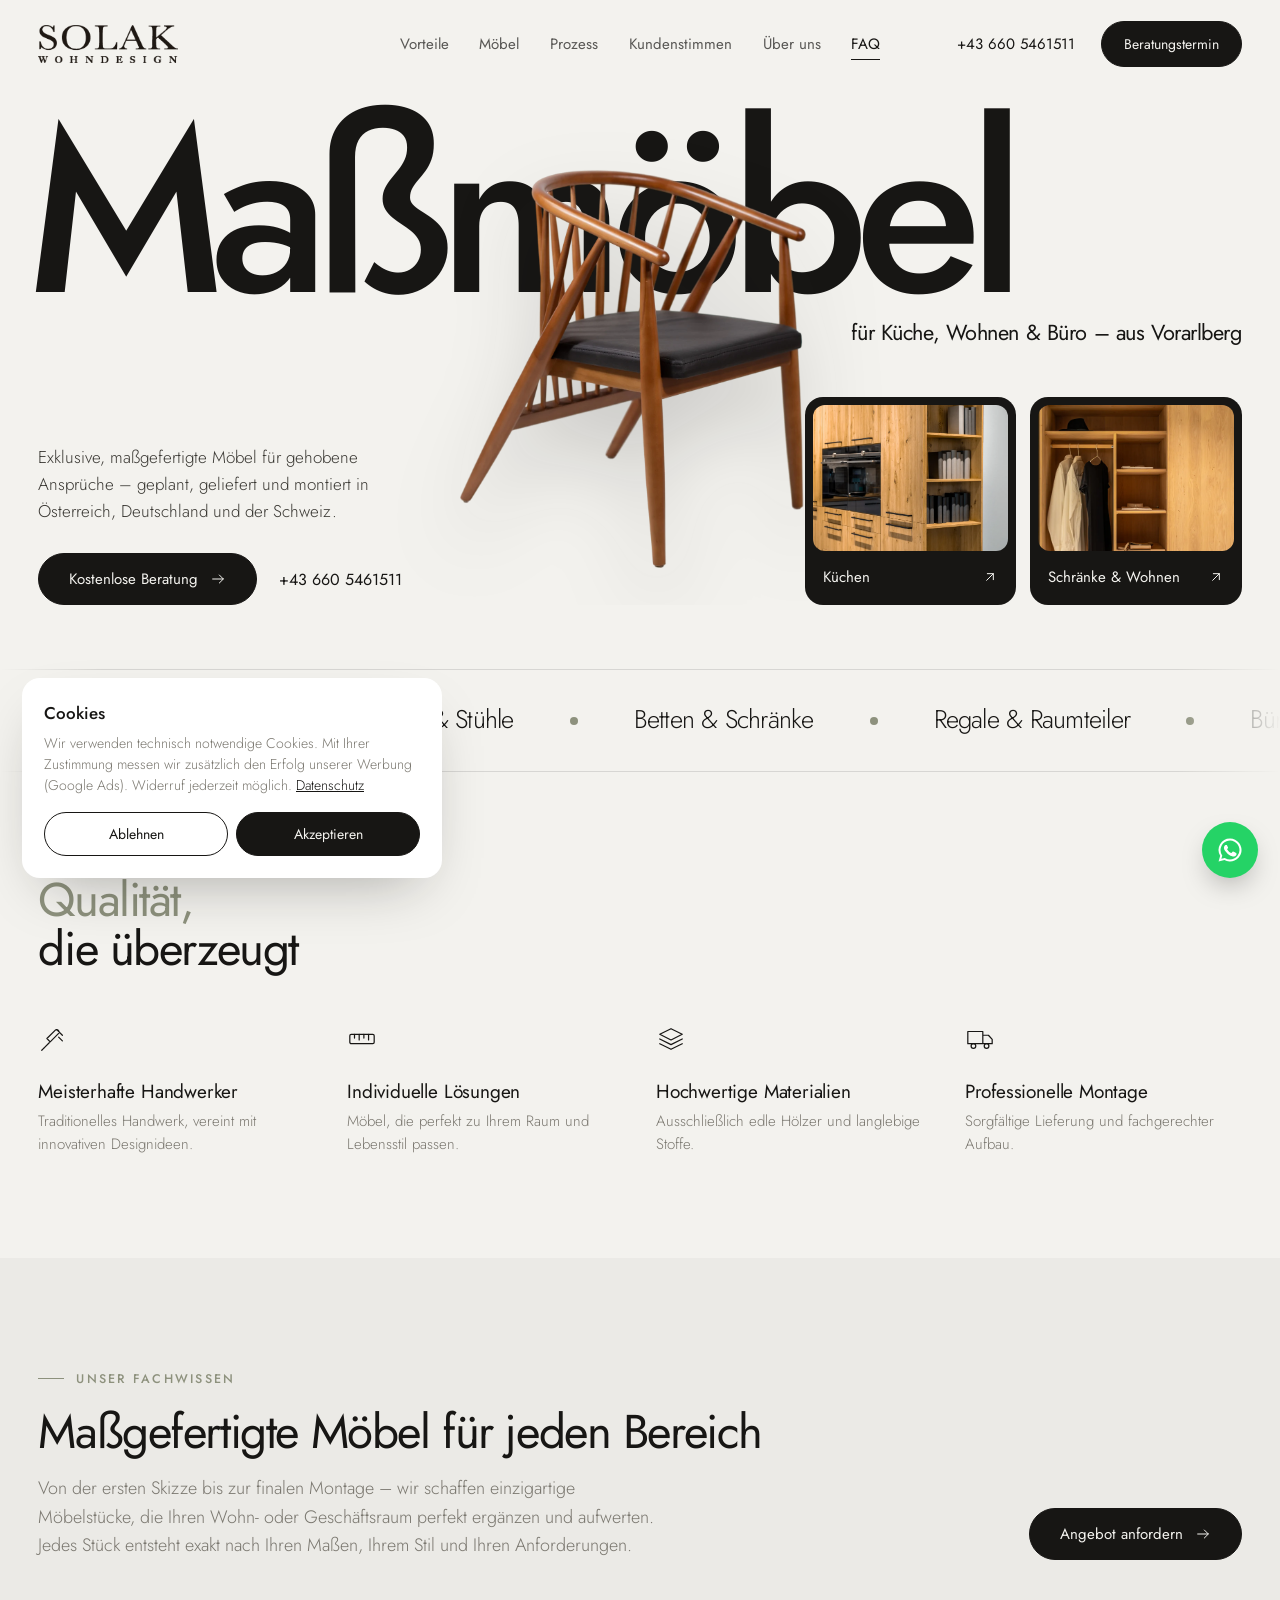
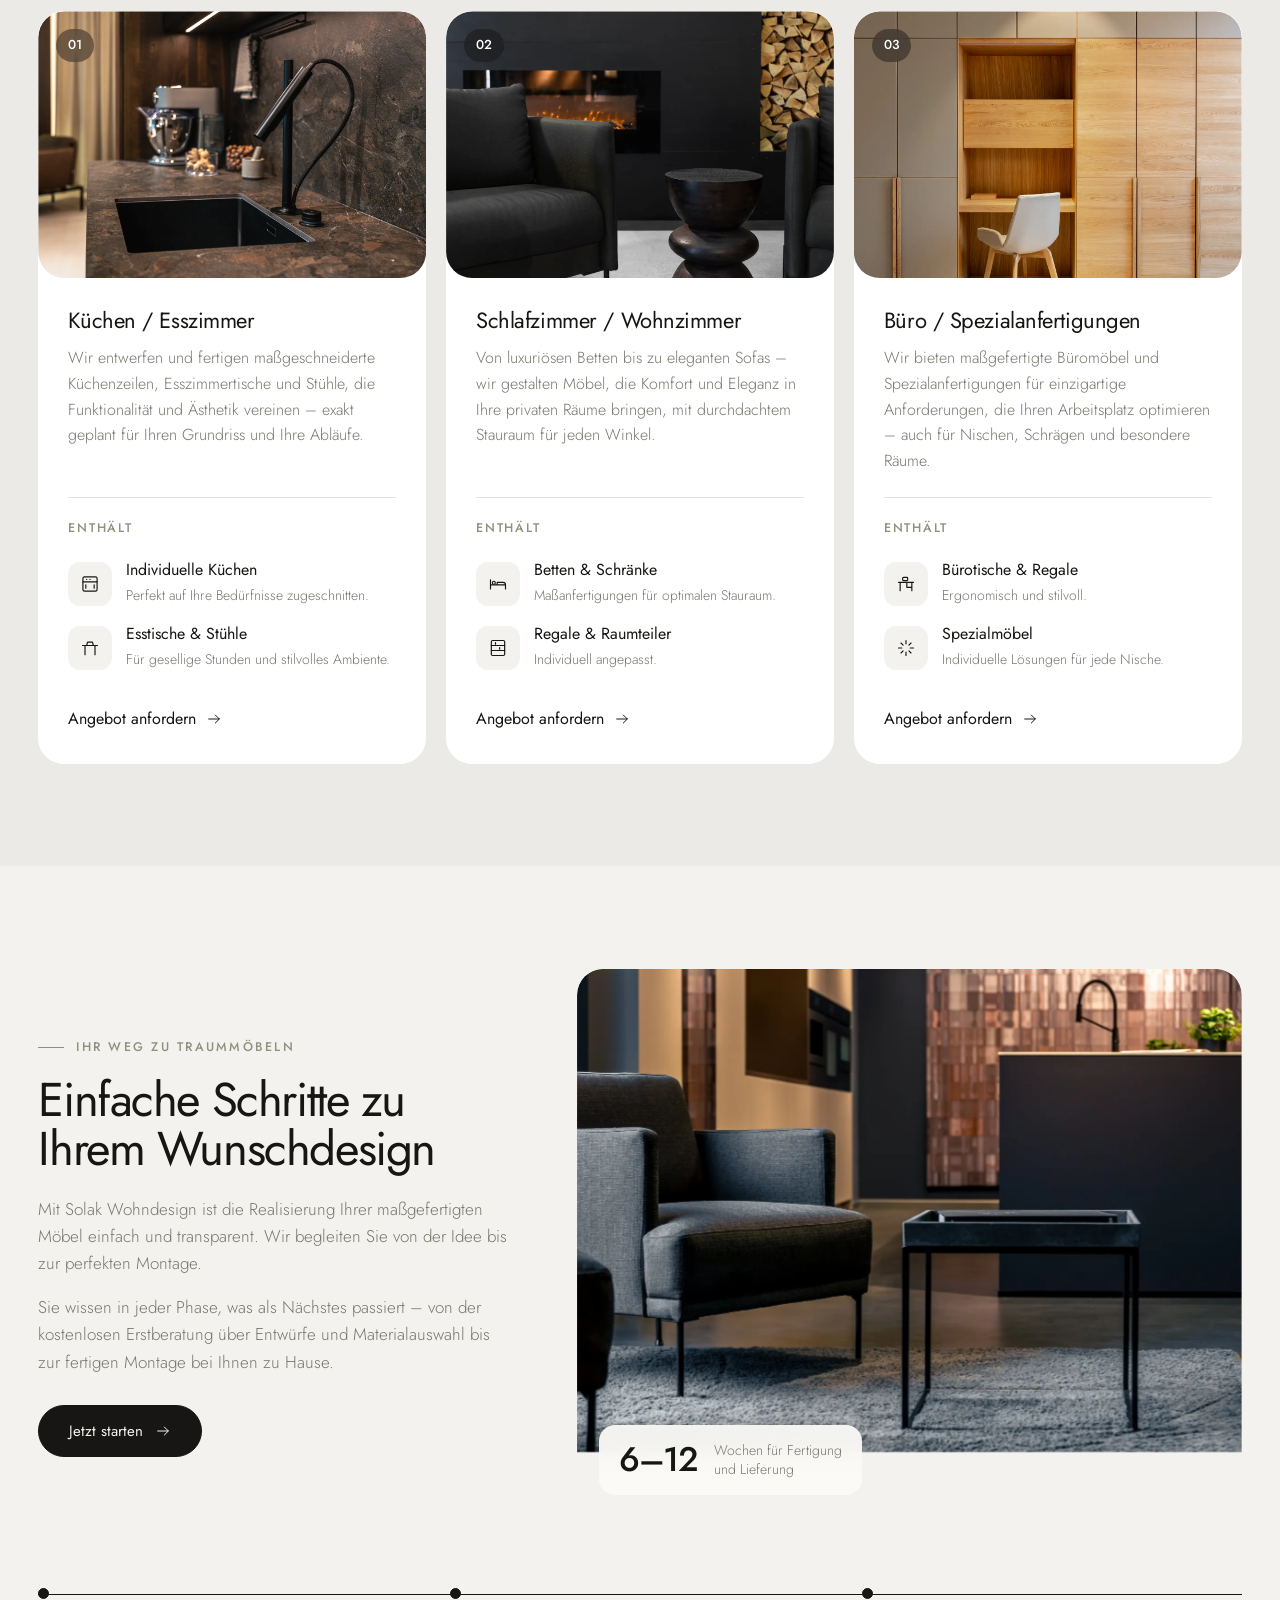
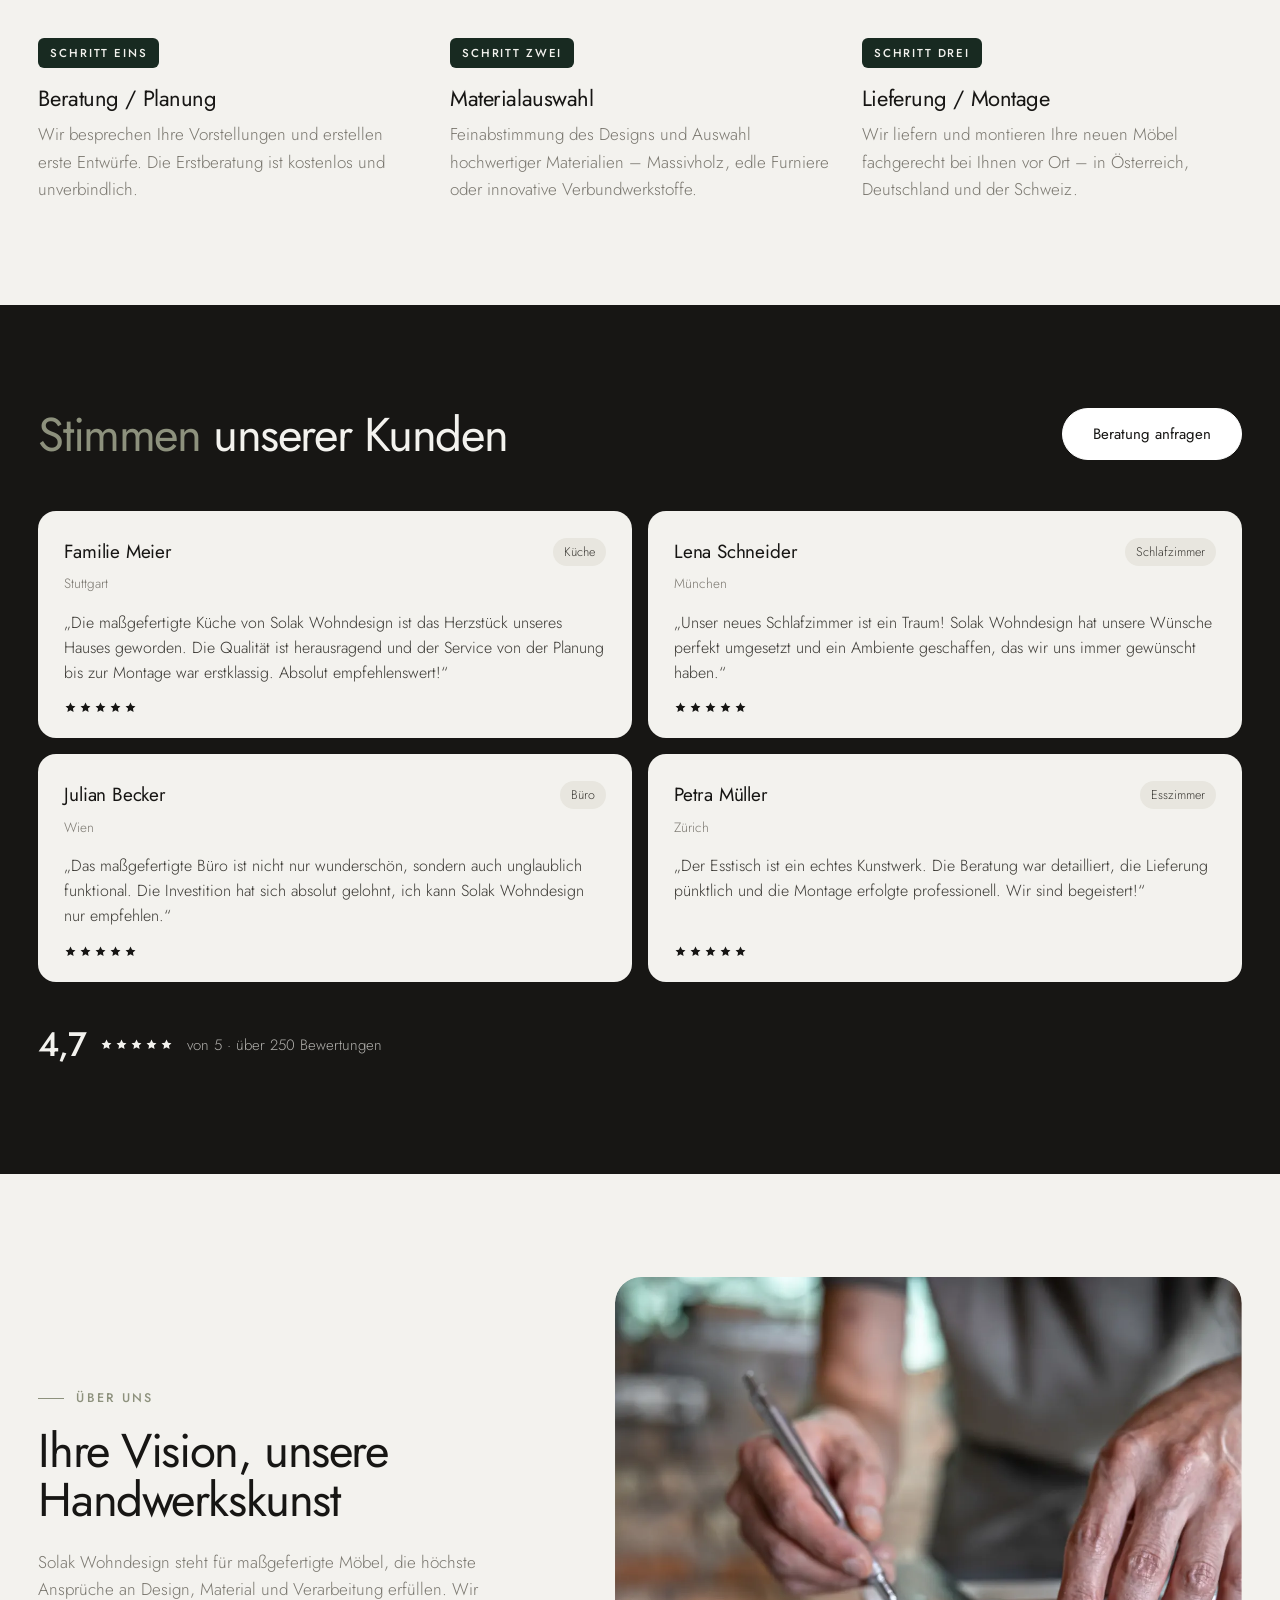
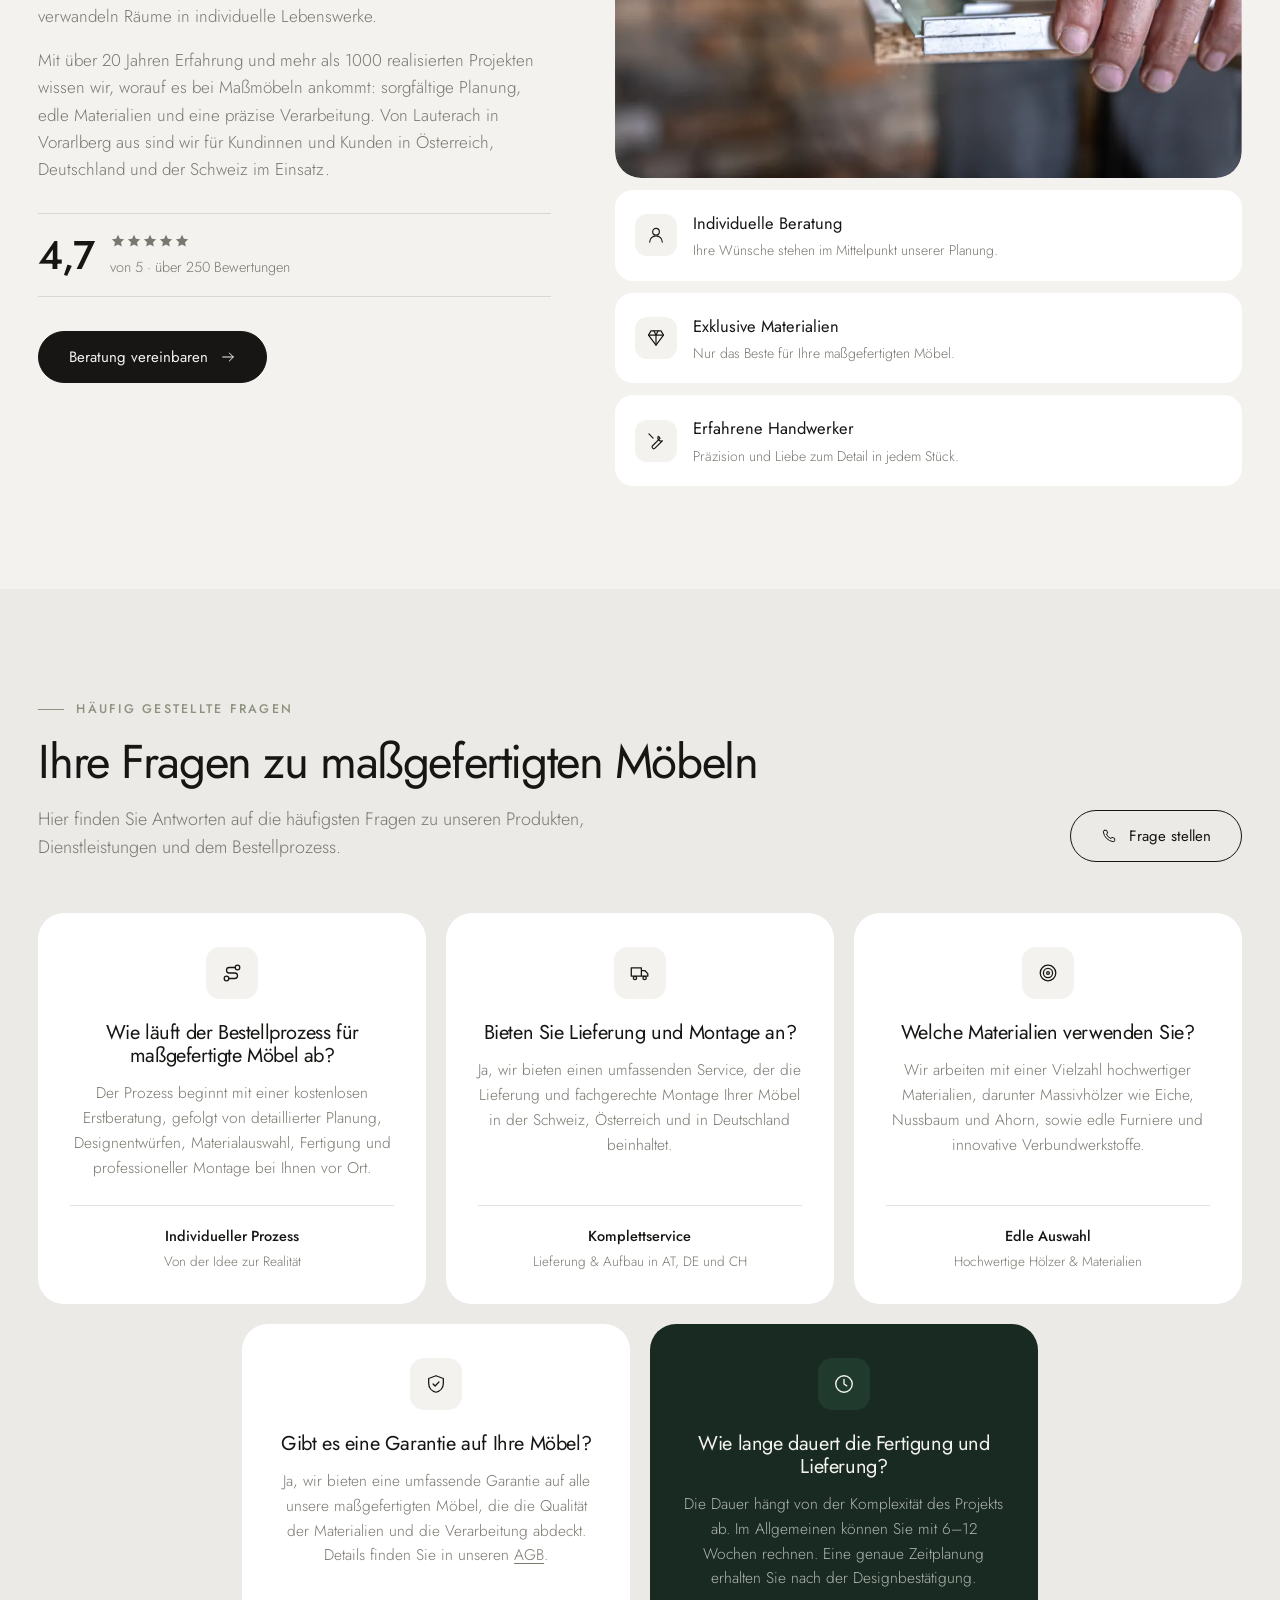
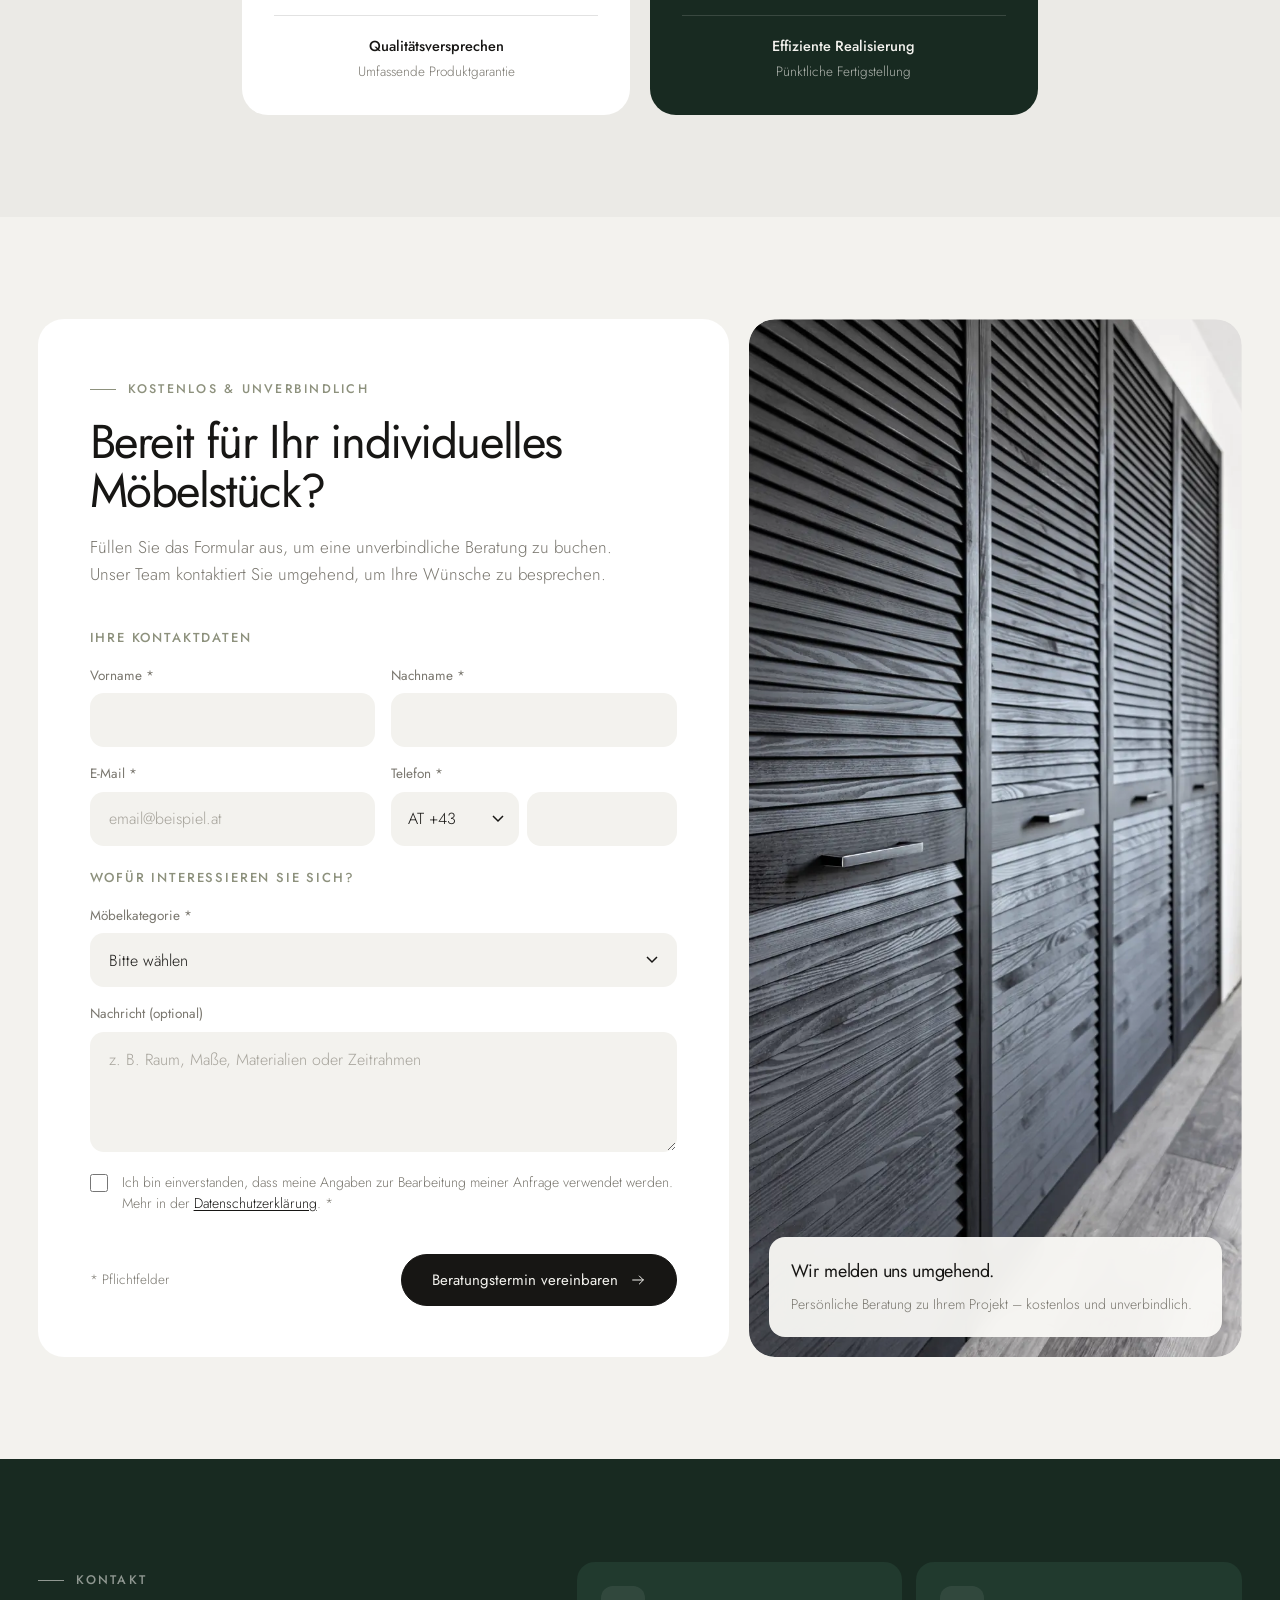
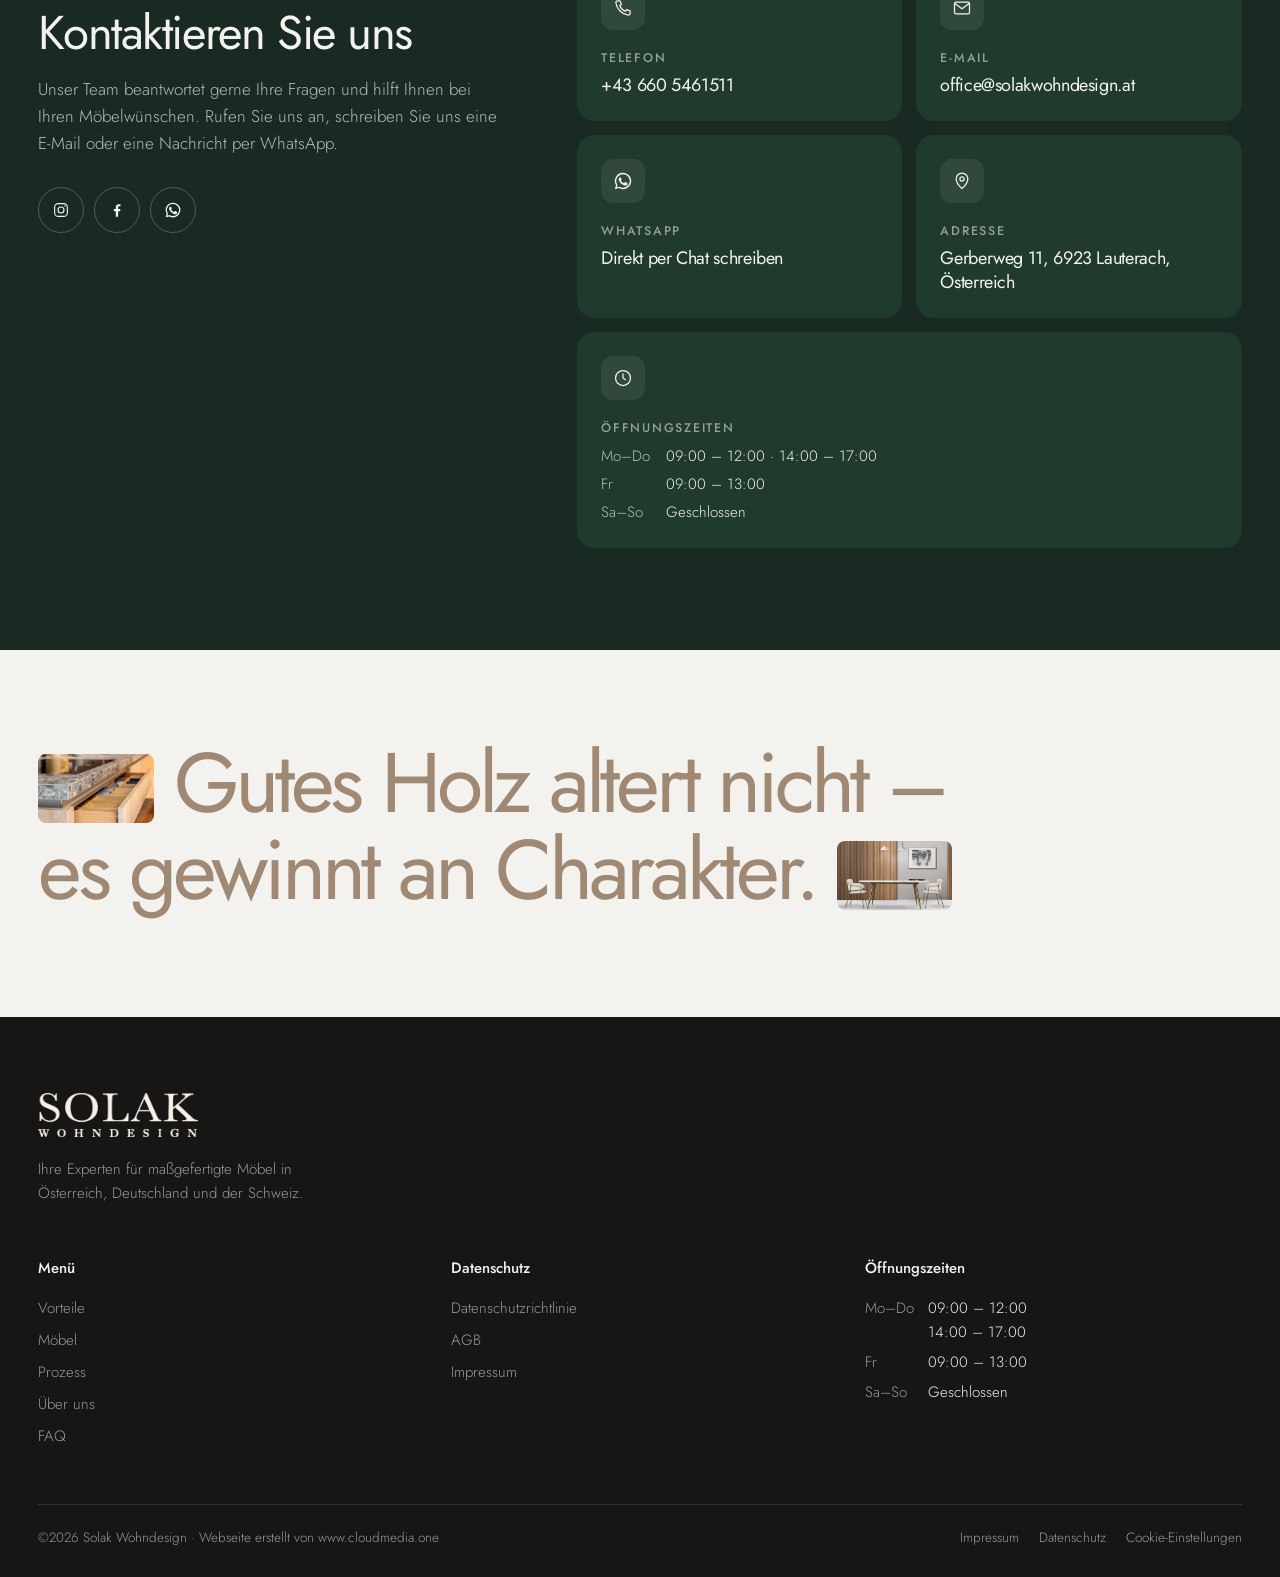
<file: index.html>
<!doctype html>
<html lang="de-AT">
<head>
  <meta charset="utf-8">
  <meta name="viewport" content="width=device-width, initial-scale=1">
  <title>Maßmöbel aus Vorarlberg | Küchen, Schränke &amp; Einbaumöbel – Solak Wohndesign</title>
  <meta name="description" content="Maßgefertigte Küchen, Esszimmer, Schlafzimmer, Wohnzimmer- und Büromöbel von Solak Wohndesign aus Lauterach. Kostenlose Beratung, edle Materialien, Lieferung &amp; Montage in Österreich, Deutschland und der Schweiz.">
  <meta name="theme-color" content="#f3f2ee">
  <link rel="canonical" href="https://solakwohndesign.at/">
  <meta property="og:type" content="website">
  <meta property="og:locale" content="de_AT">
  <meta property="og:site_name" content="Solak Wohndesign">
  <meta property="og:title" content="Solak Wohndesign – Maßgefertigte Möbel für gehobene Ansprüche">
  <meta property="og:description" content="Küchen, Schränke, Betten, Regale und Büromöbel nach Maß. Kostenlose Beratung, Lieferung &amp; Montage in AT, DE und CH.">
  <meta property="og:image" content="https://solakwohndesign.at/assets/img/og-image.jpg">
  <link rel="icon" type="image/png" sizes="32x32" href="assets/img/favicon-32.png">
  <link rel="apple-touch-icon" href="assets/img/favicon-180.png">
  <link rel="preload" href="assets/fonts/Jost-500-latin.woff2" as="font" type="font/woff2" crossorigin>
  <link rel="preload" href="assets/img/stuhl.webp" as="image" fetchpriority="high">
  <link rel="stylesheet" href="assets/css/fonts.css">
  <link rel="stylesheet" href="assets/css/style.css">
  <script type="application/ld+json">
  {
    "@context": "https://schema.org",
    "@type": "FurnitureStore",
    "name": "Solak Wohndesign",
    "description": "Maßgefertigte Möbel für Küche, Esszimmer, Schlafzimmer, Wohnzimmer und Büro – Beratung, Planung, Lieferung und Montage.",
    "url": "https://solakwohndesign.at/",
    "logo": "https://solakwohndesign.at/assets/img/logo-dark.png",
    "image": "https://solakwohndesign.at/assets/img/og-image.jpg",
    "telephone": "+43 660 5461511",
    "email": "office@solakwohndesign.at",
    "vatID": "ATU80908323",
    "address": {"@type": "PostalAddress", "streetAddress": "Gerberweg 11", "postalCode": "6923", "addressLocality": "Lauterach", "addressRegion": "Vorarlberg", "addressCountry": "AT"},
    "areaServed": [{"@type": "Country", "name": "Österreich"}, {"@type": "Country", "name": "Deutschland"}, {"@type": "Country", "name": "Schweiz"}],
    "openingHoursSpecification": [
      {"@type": "OpeningHoursSpecification", "dayOfWeek": ["Monday","Tuesday","Wednesday","Thursday"], "opens": "09:00", "closes": "12:00"},
      {"@type": "OpeningHoursSpecification", "dayOfWeek": ["Monday","Tuesday","Wednesday","Thursday"], "opens": "14:00", "closes": "17:00"},
      {"@type": "OpeningHoursSpecification", "dayOfWeek": "Friday", "opens": "09:00", "closes": "13:00"}
    ],
    "sameAs": ["https://www.instagram.com/solakwohndesign/", "https://www.facebook.com/profile.php?id=61586292862115"]
  }
  </script>
</head>
<body>

<svg width="0" height="0" style="position:absolute" aria-hidden="true">
  <defs>
    <symbol id="i-arrow" viewBox="0 0 24 24" fill="none" stroke="currentColor" stroke-width="1.5" stroke-linecap="round" stroke-linejoin="round"><path d="M4 12h16M14 6l6 6-6 6"/></symbol>
    <symbol id="i-arrow-up" viewBox="0 0 24 24" fill="none" stroke="currentColor" stroke-width="1.5" stroke-linecap="round" stroke-linejoin="round"><path d="M7 17L17 7M8 7h9v9"/></symbol>
    <symbol id="i-star" viewBox="0 0 24 24" fill="currentColor"><path d="M12 2.8l2.8 5.9 6.4.8-4.7 4.4 1.2 6.4L12 17.2l-5.7 3.1 1.2-6.4L2.8 9.5l6.4-.8z"/></symbol>
    <symbol id="i-phone" viewBox="0 0 24 24" fill="none" stroke="currentColor" stroke-width="1.5" stroke-linecap="round" stroke-linejoin="round"><path d="M5.5 3.5h3l1.6 4.2-2 1.3a11.5 11.5 0 0 0 6.9 6.9l1.3-2 4.2 1.6v3a2 2 0 0 1-2.2 2A17 17 0 0 1 3.5 5.7a2 2 0 0 1 2-2.2z"/></symbol>
    <symbol id="i-mail" viewBox="0 0 24 24" fill="none" stroke="currentColor" stroke-width="1.5" stroke-linecap="round" stroke-linejoin="round"><rect x="3" y="5" width="18" height="14" rx="2"/><path d="M3.5 6.5l8.5 6.5 8.5-6.5"/></symbol>
    <symbol id="i-pin" viewBox="0 0 24 24" fill="none" stroke="currentColor" stroke-width="1.5" stroke-linecap="round" stroke-linejoin="round"><path d="M12 21s-7-6.2-7-11.5a7 7 0 0 1 14 0C19 14.8 12 21 12 21z"/><circle cx="12" cy="9.5" r="2.5"/></symbol>
    <symbol id="i-clock" viewBox="0 0 24 24" fill="none" stroke="currentColor" stroke-width="1.5" stroke-linecap="round" stroke-linejoin="round"><circle cx="12" cy="12" r="9"/><path d="M12 7v5l3 2"/></symbol>
    <symbol id="i-hand" viewBox="0 0 32 32" fill="none" stroke="currentColor" stroke-width="1.3" stroke-linecap="round" stroke-linejoin="round"><path d="M6 26l6-6M20 6l6 6M13 19l9-9a2.5 2.5 0 0 0-3.5-3.5l-9 9 3.5 3.5z"/><path d="M4 28l2-2M22 14l4 4"/></symbol>
    <symbol id="i-ruler" viewBox="0 0 32 32" fill="none" stroke="currentColor" stroke-width="1.3" stroke-linecap="round" stroke-linejoin="round"><rect x="3" y="11" width="26" height="10" rx="1.5"/><path d="M8 11v4M13 11v6M18 11v4M23 11v6"/></symbol>
    <symbol id="i-layers" viewBox="0 0 32 32" fill="none" stroke="currentColor" stroke-width="1.3" stroke-linecap="round" stroke-linejoin="round"><path d="M16 5l12 6-12 6-12-6z"/><path d="M4 16l12 6 12-6M4 21l12 6 12-6"/></symbol>
    <symbol id="i-truck" viewBox="0 0 32 32" fill="none" stroke="currentColor" stroke-width="1.3" stroke-linecap="round" stroke-linejoin="round"><path d="M3 8h16v13H3zM19 12h6l4 4.5V21H19"/><circle cx="9" cy="23.5" r="2.5"/><circle cx="23" cy="23.5" r="2.5"/></symbol>
    <symbol id="i-kitchen" viewBox="0 0 24 24" fill="none" stroke="currentColor" stroke-width="1.4" stroke-linecap="round" stroke-linejoin="round"><rect x="3.5" y="3.5" width="17" height="17" rx="2"/><path d="M3.5 9.5h17M8 6.5h.01M12 6.5h.01M7 13v4M17 13v4"/></symbol>
    <symbol id="i-table" viewBox="0 0 24 24" fill="none" stroke="currentColor" stroke-width="1.4" stroke-linecap="round" stroke-linejoin="round"><path d="M3 9h18M6 9v11M18 9v11M8 9l1-4h6l1 4"/></symbol>
    <symbol id="i-bed" viewBox="0 0 24 24" fill="none" stroke="currentColor" stroke-width="1.4" stroke-linecap="round" stroke-linejoin="round"><path d="M3 18V7M3 13h18v5M21 18v-5a3 3 0 0 0-3-3h-7v3"/><circle cx="7" cy="10.5" r="1.8"/></symbol>
    <symbol id="i-shelf" viewBox="0 0 24 24" fill="none" stroke="currentColor" stroke-width="1.4" stroke-linecap="round" stroke-linejoin="round"><rect x="4" y="3" width="16" height="18" rx="1.5"/><path d="M4 9h16M4 15h16M9 5.5v2M14 11.5v2"/></symbol>
    <symbol id="i-desk" viewBox="0 0 24 24" fill="none" stroke="currentColor" stroke-width="1.4" stroke-linecap="round" stroke-linejoin="round"><path d="M3 10h18M5 10v10M19 10v10M13 10v6h6"/><rect x="8" y="4" width="6" height="4" rx="1"/></symbol>
    <symbol id="i-spark" viewBox="0 0 24 24" fill="none" stroke="currentColor" stroke-width="1.4" stroke-linecap="round" stroke-linejoin="round"><path d="M12 3v4M12 17v4M3 12h4M17 12h4M6 6l2.5 2.5M15.5 15.5L18 18M6 18l2.5-2.5M15.5 8.5L18 6"/></symbol>
    <symbol id="i-user" viewBox="0 0 24 24" fill="none" stroke="currentColor" stroke-width="1.4" stroke-linecap="round" stroke-linejoin="round"><circle cx="12" cy="8" r="4"/><path d="M4.5 20.5a7.5 7.5 0 0 1 15 0"/></symbol>
    <symbol id="i-gem" viewBox="0 0 24 24" fill="none" stroke="currentColor" stroke-width="1.4" stroke-linecap="round" stroke-linejoin="round"><path d="M6 3.5h12l3 5-9 12-9-12z"/><path d="M3 8.5h18M9.5 3.5L12 8.5l2.5-5M12 8.5v12"/></symbol>
    <symbol id="i-tool" viewBox="0 0 24 24" fill="none" stroke="currentColor" stroke-width="1.4" stroke-linecap="round" stroke-linejoin="round"><path d="M14.5 6.5a4 4 0 0 0 5.2 5.2l-8.9 8.9a2 2 0 0 1-2.9-2.9l8.9-8.9a4 4 0 0 0-2.3-2.3z"/><path d="M3.5 3.5l5 5"/></symbol>
    <symbol id="i-route" viewBox="0 0 24 24" fill="none" stroke="currentColor" stroke-width="1.4" stroke-linecap="round" stroke-linejoin="round"><circle cx="6" cy="18" r="2.5"/><circle cx="18" cy="6" r="2.5"/><path d="M8.5 18H15a3 3 0 0 0 0-6H9a3 3 0 0 1 0-6h6.5"/></symbol>
    <symbol id="i-van" viewBox="0 0 24 24" fill="none" stroke="currentColor" stroke-width="1.4" stroke-linecap="round" stroke-linejoin="round"><path d="M2.5 6.5h11v9h-11zM13.5 9.5h4l3 3.2v2.8h-7"/><circle cx="6.5" cy="17.5" r="1.8"/><circle cx="17" cy="17.5" r="1.8"/></symbol>
    <symbol id="i-wood" viewBox="0 0 24 24" fill="none" stroke="currentColor" stroke-width="1.4" stroke-linecap="round" stroke-linejoin="round"><circle cx="12" cy="12" r="8.5"/><circle cx="12" cy="12" r="5"/><circle cx="12" cy="12" r="1.5"/></symbol>
    <symbol id="i-shield" viewBox="0 0 24 24" fill="none" stroke="currentColor" stroke-width="1.4" stroke-linecap="round" stroke-linejoin="round"><path d="M12 3l8 3v5.5c0 4.7-3.4 8.4-8 9.5-4.6-1.1-8-4.8-8-9.5V6z"/><path d="M8.8 12l2.2 2.2 4.2-4.4"/></symbol>
    <symbol id="i-wa" viewBox="0 0 24 24" fill="currentColor"><path d="M12 2.2A9.8 9.8 0 0 0 3.6 17l-1.4 4.8 5-1.3A9.8 9.8 0 1 0 12 2.2zm0 17.9a8 8 0 0 1-4.1-1.1l-.3-.2-3 .8.8-2.9-.2-.3A8.1 8.1 0 1 1 12 20.1zm4.5-6c-.2-.1-1.5-.7-1.7-.8-.2-.1-.4-.1-.6.1l-.8 1c-.1.2-.3.2-.5.1a6.6 6.6 0 0 1-3.3-2.9c-.2-.4.2-.4.7-1.3.1-.2 0-.3 0-.4l-.8-1.8c-.2-.5-.4-.4-.6-.4h-.5a1 1 0 0 0-.7.3 3 3 0 0 0-.9 2.2 5.2 5.2 0 0 0 1.1 2.7 11.8 11.8 0 0 0 4.5 4c1.7.7 2.3.8 3.2.6a2.7 2.7 0 0 0 1.8-1.3 2.2 2.2 0 0 0 .2-1.3c-.1-.1-.3-.2-.5-.3z"/></symbol>
    <symbol id="i-ig" viewBox="0 0 24 24" fill="none" stroke="currentColor" stroke-width="1.5"><rect x="3.5" y="3.5" width="17" height="17" rx="5"/><circle cx="12" cy="12" r="4"/><circle cx="17.3" cy="6.7" r=".9" fill="currentColor" stroke="none"/></symbol>
    <symbol id="i-fb" viewBox="0 0 24 24" fill="currentColor"><path d="M13.5 21v-7.5h2.6l.4-3h-3V8.6c0-.9.3-1.5 1.5-1.5h1.6V4.4a21 21 0 0 0-2.3-.1c-2.3 0-3.9 1.4-3.9 4v2.2H7.8v3h2.6V21z"/></symbol>
  </defs>
</svg>

<a class="skip" href="#main">Zum Inhalt springen</a>

<header class="header" id="top">
  <div class="container">
    <a class="logo" href="#top" aria-label="Solak Wohndesign – Startseite"><img src="assets/img/logo-dark.png" alt="Solak Wohndesign" width="800" height="219"></a>
    <nav class="nav" aria-label="Hauptmenü">
      <a href="#vorteile">Vorteile</a>
      <a href="#moebel">Möbel</a>
      <a href="#prozess">Prozess</a>
      <a href="#kundenstimmen">Kundenstimmen</a>
      <a href="#ueber-uns">Über uns</a>
      <a href="#faq">FAQ</a>
    </nav>
    <div class="header-right">
      <a class="tel" href="tel:+436605461511">+43 660 5461511</a>
      <a class="btn" href="#beratung">Beratungstermin</a>
      <button class="burger" type="button" aria-label="Menü öffnen" aria-expanded="false" aria-controls="mobile-menu"><span></span></button>
    </div>
  </div>
</header>

<div class="mobile-menu" id="mobile-menu" aria-hidden="true">
  <a class="m" href="#vorteile">Vorteile</a>
  <a class="m" href="#moebel">Möbel</a>
  <a class="m" href="#prozess">Prozess</a>
  <a class="m" href="#kundenstimmen">Kundenstimmen</a>
  <a class="m" href="#ueber-uns">Über uns</a>
  <a class="m" href="#faq">FAQ</a>
  <a class="m" href="#kontakt">Kontakt</a>
  <a class="btn" href="tel:+436605461511"><svg><use href="#i-phone"/></svg> +43 660 5461511</a>
</div>

<main id="main">

  <!-- Hero -->
  <section class="hero">
    <div class="container">
      <div class="hero-stage">
        <h1>
          <span class="mega">Maßmöbel</span>
          <span class="mega-sub">für Küche, Wohnen &amp; Büro – aus Vorarlberg</span>
        </h1>
        <img class="hero-chair" src="assets/img/stuhl.webp" alt="Holzstuhl mit Speichenlehne und Ledersitz" width="1000" height="1153" fetchpriority="high">

        <div class="hero-row">
          <div class="hero-text">
            <p>Exklusive, maßgefertigte Möbel für gehobene Ansprüche – geplant, geliefert und montiert in Österreich, Deutschland und der Schweiz.</p>
            <div class="actions">
              <a class="btn" href="#beratung">Kostenlose Beratung <svg><use href="#i-arrow"/></svg></a>
              <a class="arrow-link" href="tel:+436605461511">+43 660 5461511</a>
            </div>
          </div>
          <div class="spacer"></div>
          <div class="hero-cards">
            <a class="hcard" href="#moebel">
              <img src="assets/img/kueche-eiche.webp" alt="Küche aus Eichenholz mit Einbaugeräten" width="1400" height="933">
              <span>Küchen <svg><use href="#i-arrow-up"/></svg></span>
            </a>
            <a class="hcard" href="#moebel">
              <img src="assets/img/schrank.webp" alt="Einbauschrank aus Holz" width="1067" height="1600" style="object-position:50% 35%">
              <span>Schränke &amp; Wohnen <svg><use href="#i-arrow-up"/></svg></span>
            </a>
          </div>
        </div>
      </div>
    </div>
  </section>

  <!-- Laufband -->
  <div class="marquee" aria-hidden="true">
    <div class="marquee-track">
      <span>Individuelle Küchen</span><span>Esstische &amp; Stühle</span><span>Betten &amp; Schränke</span><span>Regale &amp; Raumteiler</span><span>Bürotische &amp; Regale</span><span>Spezialmöbel</span>
      <span>Individuelle Küchen</span><span>Esstische &amp; Stühle</span><span>Betten &amp; Schränke</span><span>Regale &amp; Raumteiler</span><span>Bürotische &amp; Regale</span><span>Spezialmöbel</span>
    </div>
  </div>

  <!-- Vorteile -->
  <section class="section" id="vorteile">
    <div class="container">
      <div class="why">
        <h2><span class="soft">Qualität,</span>die überzeugt</h2>
        <div class="why-list">
          <div class="why-item"><svg><use href="#i-hand"/></svg><h3>Meisterhafte Handwerker</h3><p>Traditionelles Handwerk, vereint mit innovativen Designideen.</p></div>
          <div class="why-item"><svg><use href="#i-ruler"/></svg><h3>Individuelle Lösungen</h3><p>Möbel, die perfekt zu Ihrem Raum und Lebensstil passen.</p></div>
          <div class="why-item"><svg><use href="#i-layers"/></svg><h3>Hochwertige Materialien</h3><p>Ausschließlich edle Hölzer und langlebige Stoffe.</p></div>
          <div class="why-item"><svg><use href="#i-truck"/></svg><h3>Professionelle Montage</h3><p>Sorgfältige Lieferung und fachgerechter Aufbau.</p></div>
        </div>
      </div>
    </div>
  </section>

  <!-- Möbel -->
  <section class="section moebel-sec" id="moebel">
    <div class="container">
      <div class="head">
        <div class="head-l">
          <span class="eyebrow">Unser Fachwissen</span>
          <h2>Maßgefertigte Möbel für jeden Bereich</h2>
          <p class="lead">Von der ersten Skizze bis zur finalen Montage – wir schaffen einzigartige Möbelstücke, die Ihren Wohn- oder Geschäftsraum perfekt ergänzen und aufwerten. Jedes Stück entsteht exakt nach Ihren Maßen, Ihrem Stil und Ihren Anforderungen.</p>
        </div>
        <a class="btn" href="#beratung">Angebot anfordern <svg><use href="#i-arrow"/></svg></a>
      </div>

      <div class="cards3">
        <article class="mcard">
          <div class="mcard-img"><img src="assets/img/kueche-marmor.webp" alt="Dunkle Küche mit Marmor-Arbeitsplatte und schwarzer Armatur" width="1400" height="933" loading="lazy"><span class="num">01</span></div>
          <div class="mcard-body">
            <h3>Küchen / Esszimmer</h3>
            <p>Wir entwerfen und fertigen maßgeschneiderte Küchenzeilen, Esszimmertische und Stühle, die Funktionalität und Ästhetik vereinen – exakt geplant für Ihren Grundriss und Ihre Abläufe.</p>
            <div class="includes">
              <small>Enthält</small>
              <div class="inc"><i><svg><use href="#i-kitchen"/></svg></i><div><b>Individuelle Küchen</b><span>Perfekt auf Ihre Bedürfnisse zugeschnitten.</span></div></div>
              <div class="inc"><i><svg><use href="#i-table"/></svg></i><div><b>Esstische &amp; Stühle</b><span>Für gesellige Stunden und stilvolles Ambiente.</span></div></div>
            </div>
            <a class="arrow-link" href="#beratung" data-category="Küchen & Esszimmer">Angebot anfordern <svg><use href="#i-arrow"/></svg></a>
          </div>
        </article>
        <article class="mcard">
          <div class="mcard-img"><img src="assets/img/wohnzimmer-kamin.webp" alt="Wohnzimmer mit Kamin, Sofa und Holzscheiten" width="1400" height="933" loading="lazy"><span class="num">02</span></div>
          <div class="mcard-body">
            <h3>Schlafzimmer / Wohnzimmer</h3>
            <p>Von luxuriösen Betten bis zu eleganten Sofas – wir gestalten Möbel, die Komfort und Eleganz in Ihre privaten Räume bringen, mit durchdachtem Stauraum für jeden Winkel.</p>
            <div class="includes">
              <small>Enthält</small>
              <div class="inc"><i><svg><use href="#i-bed"/></svg></i><div><b>Betten &amp; Schränke</b><span>Maßanfertigungen für optimalen Stauraum.</span></div></div>
              <div class="inc"><i><svg><use href="#i-shelf"/></svg></i><div><b>Regale &amp; Raumteiler</b><span>Individuell angepasst.</span></div></div>
            </div>
            <a class="arrow-link" href="#beratung" data-category="Schlaf- & Wohnzimmer">Angebot anfordern <svg><use href="#i-arrow"/></svg></a>
          </div>
        </article>
        <article class="mcard">
          <div class="mcard-img"><img src="assets/img/buero.webp" alt="In einen Holzschrank integrierter Arbeitsplatz" width="1400" height="933" loading="lazy"><span class="num">03</span></div>
          <div class="mcard-body">
            <h3>Büro / Spezialanfertigungen</h3>
            <p>Wir bieten maßgefertigte Büromöbel und Spezialanfertigungen für einzigartige Anforderungen, die Ihren Arbeitsplatz optimieren – auch für Nischen, Schrägen und besondere Räume.</p>
            <div class="includes">
              <small>Enthält</small>
              <div class="inc"><i><svg><use href="#i-desk"/></svg></i><div><b>Bürotische &amp; Regale</b><span>Ergonomisch und stilvoll.</span></div></div>
              <div class="inc"><i><svg><use href="#i-spark"/></svg></i><div><b>Spezialmöbel</b><span>Individuelle Lösungen für jede Nische.</span></div></div>
            </div>
            <a class="arrow-link" href="#beratung" data-category="Büro & Spezialanfertigungen">Angebot anfordern <svg><use href="#i-arrow"/></svg></a>
          </div>
        </article>
      </div>
    </div>
  </section>

  <!-- Prozess -->
  <section class="section" id="prozess">
    <div class="container">
      <div class="process-top">
        <div class="copy">
          <span class="eyebrow">Ihr Weg zu Traummöbeln</span>
          <h2>Einfache Schritte zu Ihrem Wunschdesign</h2>
          <p>Mit Solak Wohndesign ist die Realisierung Ihrer maßgefertigten Möbel einfach und transparent. Wir begleiten Sie von der Idee bis zur perfekten Montage.</p>
          <p>Sie wissen in jeder Phase, was als Nächstes passiert – von der kostenlosen Erstberatung über Entwürfe und Materialauswahl bis zur fertigen Montage bei Ihnen zu Hause.</p>
          <a class="btn" href="#beratung">Jetzt starten <svg><use href="#i-arrow"/></svg></a>
        </div>
        <div class="process-img" data-parallax>
          <img src="assets/img/wohnkueche-dunkel.webp" alt="Offener Wohn- und Küchenbereich mit Kochinsel und Sessel" width="2000" height="1333" loading="lazy">
          <div class="badge"><b>6–12</b><span>Wochen für Fertigung<br>und Lieferung</span></div>
        </div>
      </div>

      <div class="steps" data-steps>
        <div class="steps-line"><span></span></div>
        <div class="step">
          <span class="step-pill">Schritt eins</span>
          <h3>Beratung / Planung</h3>
          <p>Wir besprechen Ihre Vorstellungen und erstellen erste Entwürfe. Die Erstberatung ist kostenlos und unverbindlich.</p>
        </div>
        <div class="step">
          <span class="step-pill">Schritt zwei</span>
          <h3>Materialauswahl</h3>
          <p>Feinabstimmung des Designs und Auswahl hochwertiger Materialien – Massivholz, edle Furniere oder innovative Verbundwerkstoffe.</p>
        </div>
        <div class="step">
          <span class="step-pill">Schritt drei</span>
          <h3>Lieferung / Montage</h3>
          <p>Wir liefern und montieren Ihre neuen Möbel fachgerecht bei Ihnen vor Ort – in Österreich, Deutschland und der Schweiz.</p>
        </div>
      </div>
    </div>
  </section>

  <!-- Kundenstimmen -->
  <section class="section reviews-sec" id="kundenstimmen">
    <div class="container">
      <div class="head">
        <h2><span class="soft">Stimmen</span> unserer Kunden</h2>
        <a class="btn btn-white" href="#beratung">Beratung anfragen</a>
      </div>
      <div class="reviews">
        <figure class="review">
          <div class="review-top"><cite>Familie Meier</cite><span class="pill">Küche</span></div>
          <small>Stuttgart</small>
          <blockquote>„Die maßgefertigte Küche von Solak Wohndesign ist das Herzstück unseres Hauses geworden. Die Qualität ist herausragend und der Service von der Planung bis zur Montage war erstklassig. Absolut empfehlenswert!“</blockquote>
          <span class="stars" aria-label="5 von 5 Sternen"><svg><use href="#i-star"/></svg><svg><use href="#i-star"/></svg><svg><use href="#i-star"/></svg><svg><use href="#i-star"/></svg><svg><use href="#i-star"/></svg></span>
        </figure>
        <figure class="review">
          <div class="review-top"><cite>Lena Schneider</cite><span class="pill">Schlafzimmer</span></div>
          <small>München</small>
          <blockquote>„Unser neues Schlafzimmer ist ein Traum! Solak Wohndesign hat unsere Wünsche perfekt umgesetzt und ein Ambiente geschaffen, das wir uns immer gewünscht haben.“</blockquote>
          <span class="stars" aria-label="5 von 5 Sternen"><svg><use href="#i-star"/></svg><svg><use href="#i-star"/></svg><svg><use href="#i-star"/></svg><svg><use href="#i-star"/></svg><svg><use href="#i-star"/></svg></span>
        </figure>
        <figure class="review">
          <div class="review-top"><cite>Julian Becker</cite><span class="pill">Büro</span></div>
          <small>Wien</small>
          <blockquote>„Das maßgefertigte Büro ist nicht nur wunderschön, sondern auch unglaublich funktional. Die Investition hat sich absolut gelohnt, ich kann Solak Wohndesign nur empfehlen.“</blockquote>
          <span class="stars" aria-label="5 von 5 Sternen"><svg><use href="#i-star"/></svg><svg><use href="#i-star"/></svg><svg><use href="#i-star"/></svg><svg><use href="#i-star"/></svg><svg><use href="#i-star"/></svg></span>
        </figure>
        <figure class="review">
          <div class="review-top"><cite>Petra Müller</cite><span class="pill">Esszimmer</span></div>
          <small>Zürich</small>
          <blockquote>„Der Esstisch ist ein echtes Kunstwerk. Die Beratung war detailliert, die Lieferung pünktlich und die Montage erfolgte professionell. Wir sind begeistert!“</blockquote>
          <span class="stars" aria-label="5 von 5 Sternen"><svg><use href="#i-star"/></svg><svg><use href="#i-star"/></svg><svg><use href="#i-star"/></svg><svg><use href="#i-star"/></svg><svg><use href="#i-star"/></svg></span>
        </figure>
      </div>
      <div class="rating-line"><b>4,7</b><span class="stars"><svg><use href="#i-star"/></svg><svg><use href="#i-star"/></svg><svg><use href="#i-star"/></svg><svg><use href="#i-star"/></svg><svg><use href="#i-star"/></svg></span> von 5 · über 250 Bewertungen</div>
    </div>
  </section>

  <!-- Über uns -->
  <section class="section" id="ueber-uns">
    <div class="container">
      <div class="about">
        <div class="about-copy">
          <span class="eyebrow">Über uns</span>
          <h2>Ihre Vision, unsere Handwerkskunst</h2>
          <p>Solak Wohndesign steht für maßgefertigte Möbel, die höchste Ansprüche an Design, Material und Verarbeitung erfüllen. Wir verwandeln Räume in individuelle Lebenswerke.</p>
          <p>Mit über 20 Jahren Erfahrung und mehr als 1000 realisierten Projekten wissen wir, worauf es bei Maßmöbeln ankommt: sorgfältige Planung, edle Materialien und eine präzise Verarbeitung. Von Lauterach in Vorarlberg aus sind wir für Kundinnen und Kunden in Österreich, Deutschland und der Schweiz im Einsatz.</p>
          <div class="rating">
            <b data-count="4.7" data-dec="1">4,7</b>
            <div><span class="stars"><svg><use href="#i-star"/></svg><svg><use href="#i-star"/></svg><svg><use href="#i-star"/></svg><svg><use href="#i-star"/></svg><svg><use href="#i-star"/></svg></span><span>von 5 · über 250 Bewertungen</span></div>
          </div>
          <a class="btn" href="#beratung">Beratung vereinbaren <svg><use href="#i-arrow"/></svg></a>
        </div>
        <div class="about-media">
          <div class="about-img"><img src="assets/img/anreissen.webp" alt="Handwerker misst ein Holzstück mit dem Winkel an" width="1400" height="933" loading="lazy"></div>
          <div class="about-feats">
            <div class="feat"><i><svg><use href="#i-user"/></svg></i><b>Individuelle Beratung</b><span>Ihre Wünsche stehen im Mittelpunkt unserer Planung.</span></div>
            <div class="feat"><i><svg><use href="#i-gem"/></svg></i><b>Exklusive Materialien</b><span>Nur das Beste für Ihre maßgefertigten Möbel.</span></div>
            <div class="feat"><i><svg><use href="#i-tool"/></svg></i><b>Erfahrene Handwerker</b><span>Präzision und Liebe zum Detail in jedem Stück.</span></div>
          </div>
        </div>
      </div>
    </div>
  </section>

  <!-- FAQ -->
  <section class="section faq-sec" id="faq">
    <div class="container">
      <div class="head">
        <div class="head-l">
          <span class="eyebrow">Häufig gestellte Fragen</span>
          <h2>Ihre Fragen zu maßgefertigten Möbeln</h2>
          <p class="lead">Hier finden Sie Antworten auf die häufigsten Fragen zu unseren Produkten, Dienstleistungen und dem Bestellprozess.</p>
        </div>
        <a class="btn btn-line" href="tel:+436605461511"><svg><use href="#i-phone"/></svg> Frage stellen</a>
      </div>
      <div class="faq-grid">
        <article class="qcard">
          <i><svg><use href="#i-route"/></svg></i>
          <h3>Wie läuft der Bestellprozess für maßgefertigte Möbel ab?</h3>
          <p>Der Prozess beginnt mit einer kostenlosen Erstberatung, gefolgt von detaillierter Planung, Designentwürfen, Materialauswahl, Fertigung und professioneller Montage bei Ihnen vor Ort.</p>
          <div class="tagline"><b>Individueller Prozess</b><span>Von der Idee zur Realität</span></div>
        </article>
        <article class="qcard">
          <i><svg><use href="#i-van"/></svg></i>
          <h3>Bieten Sie Lieferung und Montage an?</h3>
          <p>Ja, wir bieten einen umfassenden Service, der die Lieferung und fachgerechte Montage Ihrer Möbel in der Schweiz, Österreich und in Deutschland beinhaltet.</p>
          <div class="tagline"><b>Komplettservice</b><span>Lieferung &amp; Aufbau in AT, DE und CH</span></div>
        </article>
        <article class="qcard">
          <i><svg><use href="#i-wood"/></svg></i>
          <h3>Welche Materialien verwenden Sie?</h3>
          <p>Wir arbeiten mit einer Vielzahl hochwertiger Materialien, darunter Massivhölzer wie Eiche, Nussbaum und Ahorn, sowie edle Furniere und innovative Verbundwerkstoffe.</p>
          <div class="tagline"><b>Edle Auswahl</b><span>Hochwertige Hölzer &amp; Materialien</span></div>
        </article>
        <article class="qcard">
          <i><svg><use href="#i-shield"/></svg></i>
          <h3>Gibt es eine Garantie auf Ihre Möbel?</h3>
          <p>Ja, wir bieten eine umfassende Garantie auf alle unsere maßgefertigten Möbel, die die Qualität der Materialien und die Verarbeitung abdeckt. Details finden Sie in unseren <a href="agb.html">AGB</a>.</p>
          <div class="tagline"><b>Qualitätsversprechen</b><span>Umfassende Produktgarantie</span></div>
        </article>
        <article class="qcard green">
          <i><svg><use href="#i-clock"/></svg></i>
          <h3>Wie lange dauert die Fertigung und Lieferung?</h3>
          <p>Die Dauer hängt von der Komplexität des Projekts ab. Im Allgemeinen können Sie mit 6–12 Wochen rechnen. Eine genaue Zeitplanung erhalten Sie nach der Designbestätigung.</p>
          <div class="tagline"><b>Effiziente Realisierung</b><span>Pünktliche Fertigstellung</span></div>
        </article>
      </div>
    </div>
  </section>

  <!-- Formular -->
  <section class="section" id="beratung">
    <div class="container">
      <div class="form-wrap">
        <div class="form-card">
          <span class="eyebrow">Kostenlos &amp; unverbindlich</span>
          <h2>Bereit für Ihr individuelles Möbelstück?</h2>
          <p>Füllen Sie das Formular aus, um eine unverbindliche Beratung zu buchen. Unser Team kontaktiert Sie umgehend, um Ihre Wünsche zu besprechen.</p>
          <form class="form" id="anfrage" action="kontakt.php" method="post" novalidate>
            <span class="group">Ihre Kontaktdaten</span>
            <div class="field"><label for="f-vorname">Vorname *</label><input id="f-vorname" name="vorname" type="text" autocomplete="given-name" required></div>
            <div class="field"><label for="f-nachname">Nachname *</label><input id="f-nachname" name="nachname" type="text" autocomplete="family-name" required></div>
            <div class="field"><label for="f-email">E-Mail *</label><input id="f-email" name="email" type="email" autocomplete="email" placeholder="email@beispiel.at" required></div>
            <div class="field">
              <label for="f-telefon">Telefon *</label>
              <div class="phone">
                <select name="vorwahl" aria-label="Ländervorwahl">
                  <option value="+43" selected>AT +43</option>
                  <option value="+49">DE +49</option>
                  <option value="+41">CH +41</option>
                  <option value="+423">LI +423</option>
                  <option value="">Andere</option>
                </select>
                <input id="f-telefon" name="telefon" type="tel" autocomplete="tel-national" required>
              </div>
            </div>
            <span class="group">Wofür interessieren Sie sich?</span>
            <div class="field full">
              <label for="f-kategorie">Möbelkategorie *</label>
              <select id="f-kategorie" name="kategorie" required>
                <option value="" selected disabled>Bitte wählen</option>
                <option>Küchen &amp; Esszimmer</option>
                <option>Schlaf- &amp; Wohnzimmer</option>
                <option>Büro &amp; Spezialanfertigungen</option>
                <option>Alle Kategorien</option>
              </select>
            </div>
            <div class="field full"><label for="f-nachricht">Nachricht (optional)</label><textarea id="f-nachricht" name="nachricht" placeholder="z. B. Raum, Maße, Materialien oder Zeitrahmen"></textarea></div>
            <div class="hp" aria-hidden="true"><label>Website <input type="text" name="website" tabindex="-1" autocomplete="off"></label></div>
            <label class="consent"><input type="checkbox" name="datenschutz" value="ja" required><span>Ich bin einverstanden, dass meine Angaben zur Bearbeitung meiner Anfrage verwendet werden. Mehr in der <a href="datenschutz.html" target="_blank">Datenschutzerklärung</a>. *</span></label>
            <div class="form-status" role="status" aria-live="polite"></div>
            <div class="form-foot">
              <small>* Pflichtfelder</small>
              <button class="btn" type="submit">Beratungstermin vereinbaren <svg><use href="#i-arrow"/></svg></button>
            </div>
          </form>
        </div>
        <div class="form-img">
          <img src="assets/img/schrank-schwarz.webp" alt="Schwarzer Einbauschrank mit Lamellenfronten" width="1100" height="1583" loading="lazy">
          <div class="quote"><b>Wir melden uns umgehend.</b><span>Persönliche Beratung zu Ihrem Projekt – kostenlos und unverbindlich.</span></div>
        </div>
      </div>
    </div>
  </section>

  <!-- Kontakt -->
  <section class="section contact-sec" id="kontakt">
    <div class="container">
      <div class="contact-grid">
        <div>
          <span class="eyebrow" style="color:rgba(243,242,238,.55)">Kontakt</span>
          <h2>Kontaktieren Sie uns</h2>
          <p>Unser Team beantwortet gerne Ihre Fragen und hilft Ihnen bei Ihren Möbelwünschen. Rufen Sie uns an, schreiben Sie uns eine E-Mail oder eine Nachricht per WhatsApp.</p>
          <div class="c-social">
            <a href="https://www.instagram.com/solakwohndesign/" target="_blank" rel="noopener" aria-label="Instagram"><svg><use href="#i-ig"/></svg></a>
            <a href="https://www.facebook.com/profile.php?id=61586292862115" target="_blank" rel="noopener" aria-label="Facebook"><svg><use href="#i-fb"/></svg></a>
            <a href="https://wa.me/436605461511" target="_blank" rel="noopener" aria-label="WhatsApp"><svg><use href="#i-wa"/></svg></a>
          </div>
        </div>
        <div class="c-cards">
          <a class="c-card" href="tel:+436605461511"><i><svg><use href="#i-phone"/></svg></i><small>Telefon</small><strong>+43 660 5461511</strong></a>
          <a class="c-card" href="mailto:office@solakwohndesign.at"><i><svg><use href="#i-mail"/></svg></i><small>E-Mail</small><strong>office@solakwohndesign.at</strong></a>
          <a class="c-card" href="https://wa.me/436605461511" target="_blank" rel="noopener"><i><svg><use href="#i-wa"/></svg></i><small>WhatsApp</small><strong>Direkt per Chat schreiben</strong></a>
          <div class="c-card"><i><svg><use href="#i-pin"/></svg></i><small>Adresse</small><strong>Gerberweg 11, 6923 Lauterach, Österreich</strong></div>
          <div class="c-card" style="grid-column:1/-1"><i><svg><use href="#i-clock"/></svg></i><small>Öffnungszeiten</small>
            <dl><dt>Mo–Do</dt><dd>09:00 – 12:00 · 14:00 – 17:00</dd><dt>Fr</dt><dd>09:00 – 13:00</dd><dt>Sa–So</dt><dd>Geschlossen</dd></dl>
          </div>
        </div>
      </div>
    </div>
  </section>

  <!-- Statement -->
  <section class="statement" aria-label="Unser Anspruch">
    <div class="container">
      <p><span class="pic"><img src="assets/img/lade-detail.webp" alt="" width="1400" height="933" loading="lazy"></span> Gutes Holz altert nicht –<br>es gewinnt an Charakter. <span class="pic"><img src="assets/img/esszimmer.webp" alt="" width="1400" height="933" loading="lazy" style="object-position:8% 50%"></span></p>
    </div>
  </section>

</main>

<footer class="footer">
  <div class="container">
    <div class="footer-grid">
      <div>
        <a class="logo" href="#top"><img src="assets/img/logo-light.png" alt="Solak Wohndesign" width="800" height="219" loading="lazy"></a>
        <p>Ihre Experten für maßgefertigte Möbel in Österreich, Deutschland und der Schweiz.</p>
      </div>
      <div>
        <h5>Menü</h5>
        <ul><li><a href="#vorteile">Vorteile</a></li><li><a href="#moebel">Möbel</a></li><li><a href="#prozess">Prozess</a></li><li><a href="#ueber-uns">Über uns</a></li><li><a href="#faq">FAQ</a></li></ul>
      </div>
      <div>
        <h5>Datenschutz</h5>
        <ul><li><a href="datenschutz.html">Datenschutzrichtlinie</a></li><li><a href="agb.html">AGB</a></li><li><a href="impressum.html">Impressum</a></li></ul>
      </div>
      <div>
        <h5>Öffnungszeiten</h5>
        <dl><dt>Mo–Do</dt><dd>09:00 – 12:00<br>14:00 – 17:00</dd><dt>Fr</dt><dd>09:00 – 13:00</dd><dt>Sa–So</dt><dd>Geschlossen</dd></dl>
      </div>
    </div>
    <div class="footer-bottom">
      <span>©2026 Solak Wohndesign · Webseite erstellt von <a href="https://www.cloudmedia.one/" target="_blank" rel="noopener">www.cloudmedia.one</a></span>
      <span class="links"><a href="impressum.html">Impressum</a><a href="datenschutz.html">Datenschutz</a><button class="linkbtn" type="button" data-cookie-open>Cookie-Einstellungen</button></span>
    </div>
  </div>
</footer>

<a class="wa" href="https://wa.me/436605461511?text=Hallo%20Solak%20Wohndesign%2C%20ich%20interessiere%20mich%20f%C3%BCr%20ma%C3%9Fgefertigte%20M%C3%B6bel." target="_blank" rel="noopener" aria-label="Per WhatsApp schreiben"><svg><use href="#i-wa"/></svg></a>

<div class="cookie" role="dialog" aria-label="Cookie-Einstellungen">
  <strong>Cookies</strong>
  <p>Wir verwenden technisch notwendige Cookies. Mit Ihrer Zustimmung messen wir zusätzlich den Erfolg unserer Werbung (Google Ads). Widerruf jederzeit möglich. <a href="datenschutz.html">Datenschutz</a></p>
  <div class="row">
    <button class="btn btn-line" type="button" data-cookie="deny">Ablehnen</button>
    <button class="btn" type="button" data-cookie="accept">Akzeptieren</button>
  </div>
</div>

<script src="assets/js/main.js" defer></script>
</body>
</html>
</file>
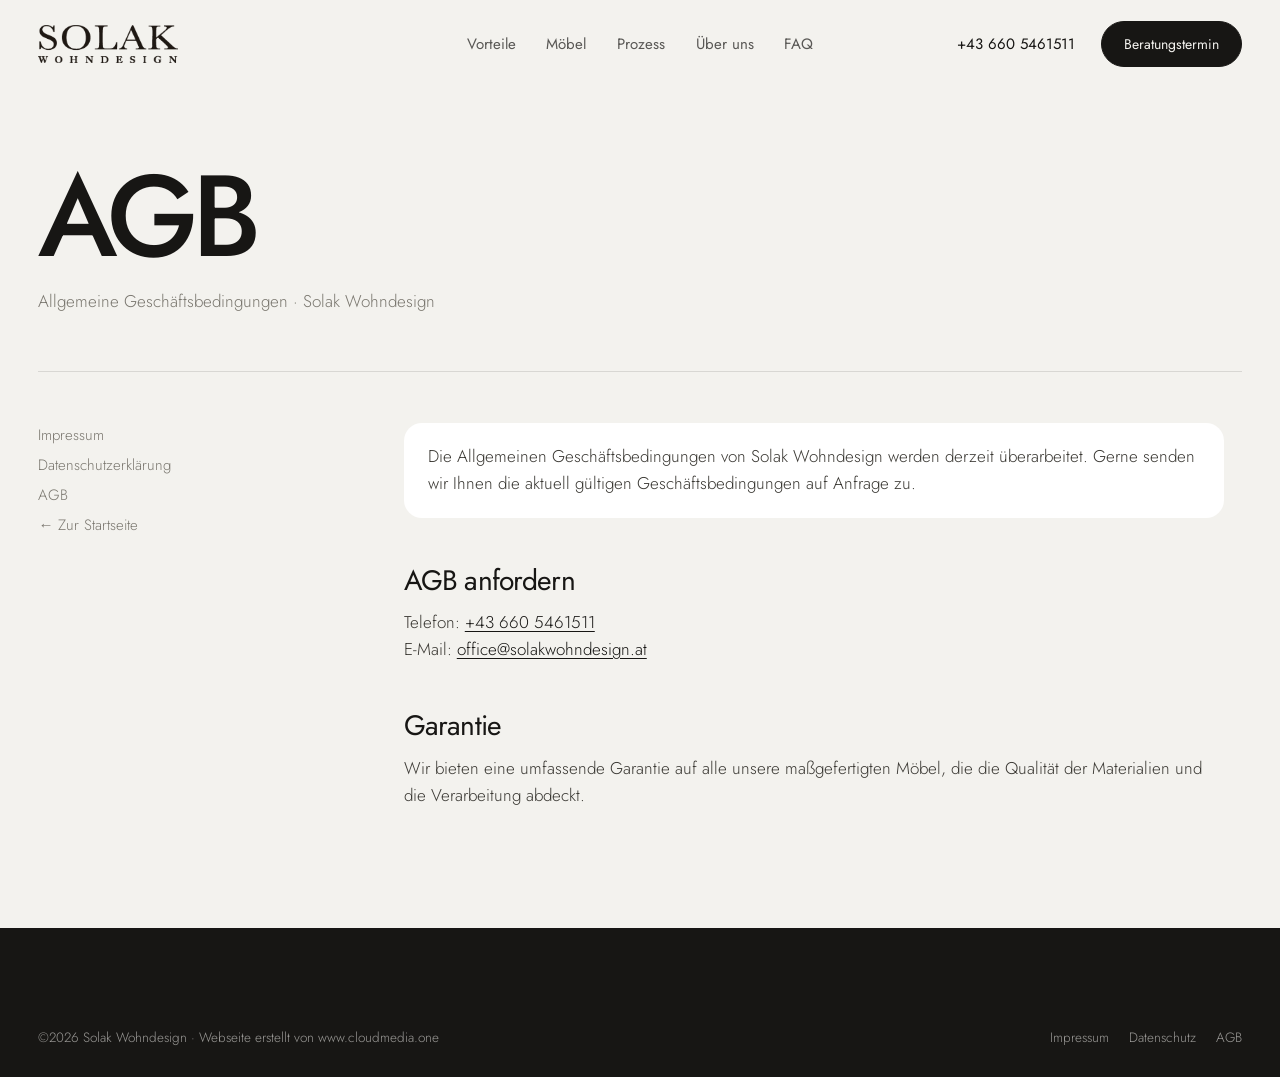
<file: agb.html>
<!doctype html>
<html lang="de-AT">
<head>
  <meta charset="utf-8">
  <meta name="viewport" content="width=device-width, initial-scale=1">
  <title>AGB – Solak Wohndesign</title>
  <meta name="description" content="Allgemeine Geschäftsbedingungen von Solak Wohndesign.">
  <meta name="robots" content="noindex, follow">
  <link rel="icon" type="image/png" sizes="32x32" href="assets/img/favicon-32.png">
  <link rel="apple-touch-icon" href="assets/img/favicon-180.png">
  <link rel="stylesheet" href="assets/css/fonts.css">
  <link rel="stylesheet" href="assets/css/style.css">
</head>
<body>
<header class="header" id="top">
  <div class="container">
    <a class="logo" href="index.html" aria-label="Solak Wohndesign – Startseite"><img src="assets/img/logo-dark.png" alt="Solak Wohndesign" width="800" height="219"></a>
    <nav class="nav" aria-label="Hauptmenü">
      <a href="index.html#vorteile">Vorteile</a><a href="index.html#moebel">Möbel</a><a href="index.html#prozess">Prozess</a><a href="index.html#ueber-uns">Über uns</a><a href="index.html#faq">FAQ</a>
    </nav>
    <div class="header-right">
      <a class="tel" href="tel:+436605461511">+43 660 5461511</a>
      <a class="btn" href="index.html#beratung">Beratungstermin</a>
    </div>
  </div>
</header>
<main>
  <section class="legal-head">
    <div class="container">
      <h1>AGB</h1>
      <p>Allgemeine Geschäftsbedingungen · Solak Wohndesign</p>
    </div>
  </section>
  <section class="legal-body">
    <div class="container">
      <div class="legal-grid">
        <nav class="legal-nav" aria-label="Rechtliches">
          <a href="impressum.html">Impressum</a>
          <a href="datenschutz.html">Datenschutzerklärung</a>
          <a href="agb.html">AGB</a>
          <a href="index.html">← Zur Startseite</a>
        </nav>
        <div class="prose">
          <!-- PLATZHALTER: AGB-Text des Kunden hier einfügen -->
          <div class="note">Die Allgemeinen Geschäftsbedingungen von Solak Wohndesign werden derzeit überarbeitet. Gerne senden wir Ihnen die aktuell gültigen Geschäftsbedingungen auf Anfrage zu.</div>
          <h2>AGB anfordern</h2>
          <p>Telefon: <a href="tel:+436605461511">+43 660 5461511</a><br>E-Mail: <a href="mailto:office@solakwohndesign.at">office@solakwohndesign.at</a></p>
          <h2>Garantie</h2>
          <p>Wir bieten eine umfassende Garantie auf alle unsere maßgefertigten Möbel, die die Qualität der Materialien und die Verarbeitung abdeckt.</p>
        </div>
      </div>
    </div>
  </section>
</main>
<footer class="footer">
  <div class="container">
    <div class="footer-bottom" style="border-top:0">
      <span>©2026 Solak Wohndesign · Webseite erstellt von <a href="https://www.cloudmedia.one/" target="_blank" rel="noopener">www.cloudmedia.one</a></span>
      <span class="links"><a href="impressum.html">Impressum</a><a href="datenschutz.html">Datenschutz</a><a href="agb.html">AGB</a></span>
    </div>
  </div>
</footer>
<script src="assets/js/main.js" defer></script>
</body>
</html>
</file>
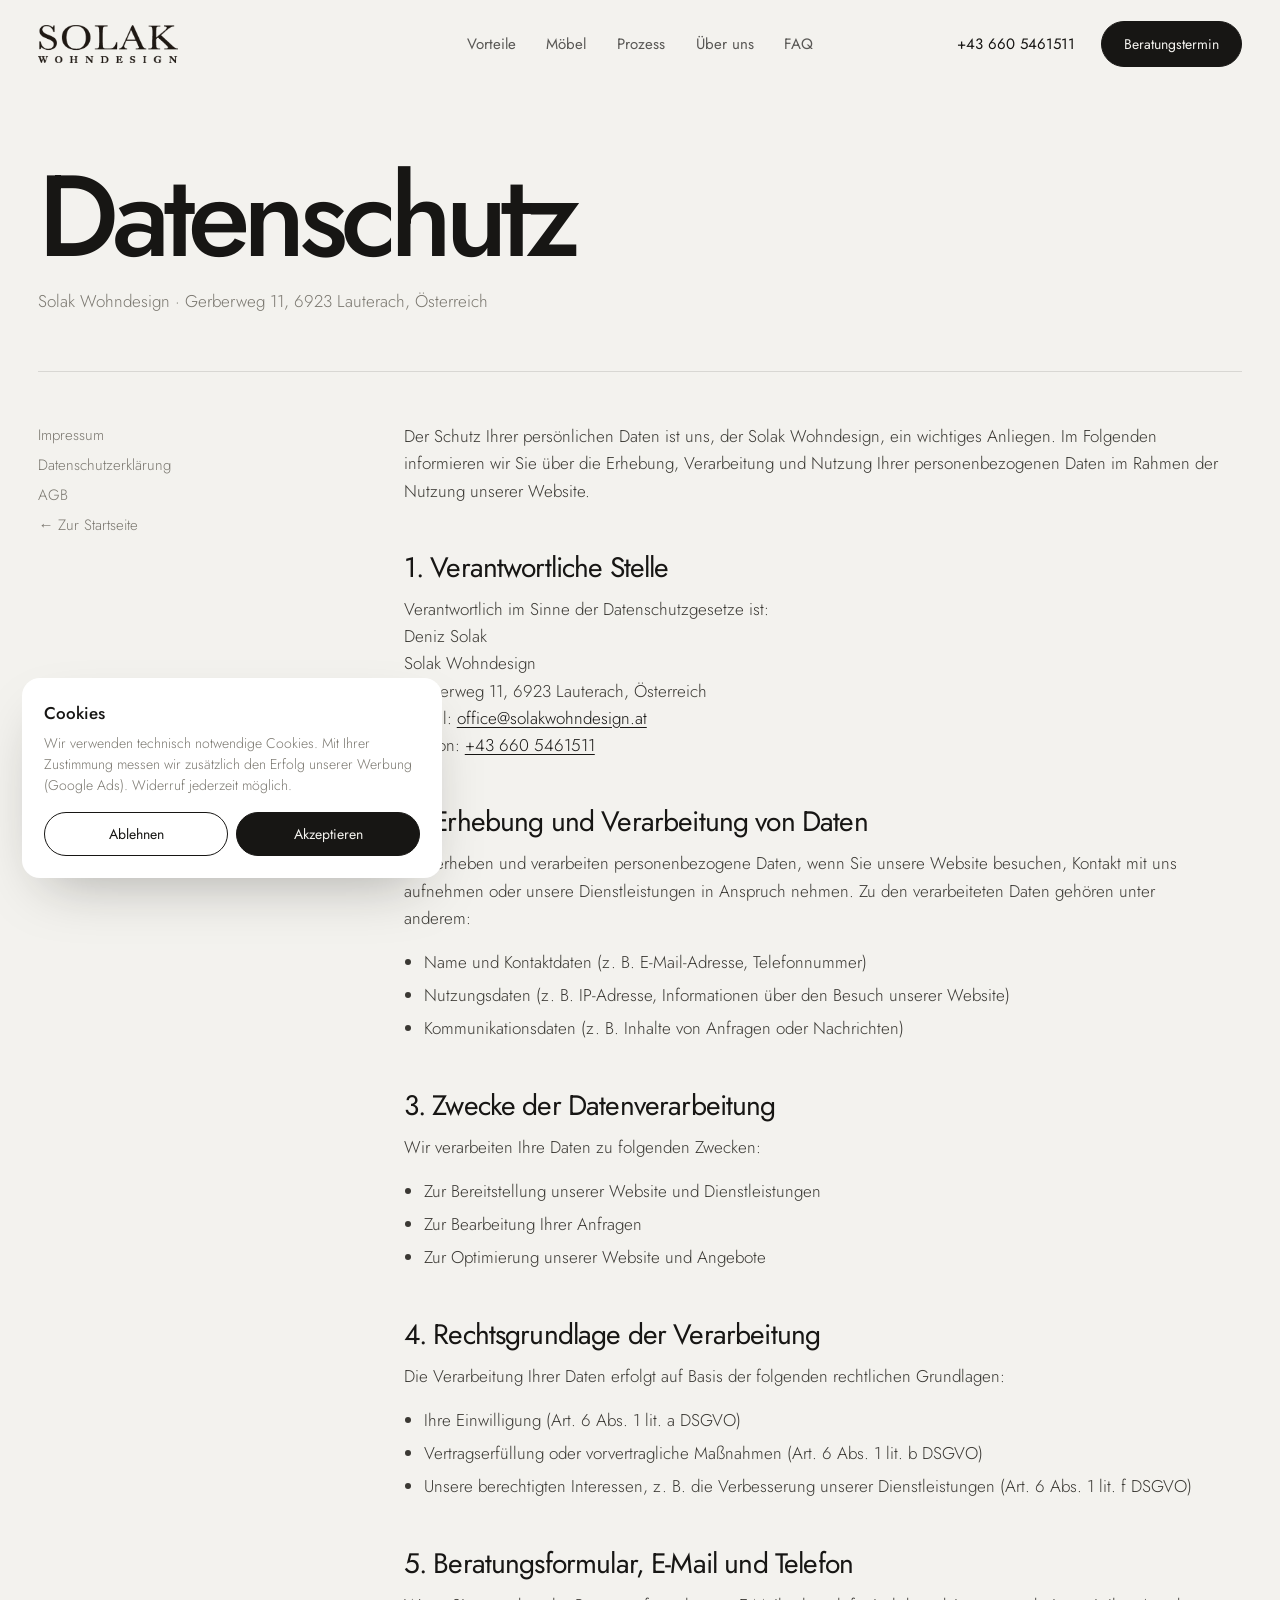
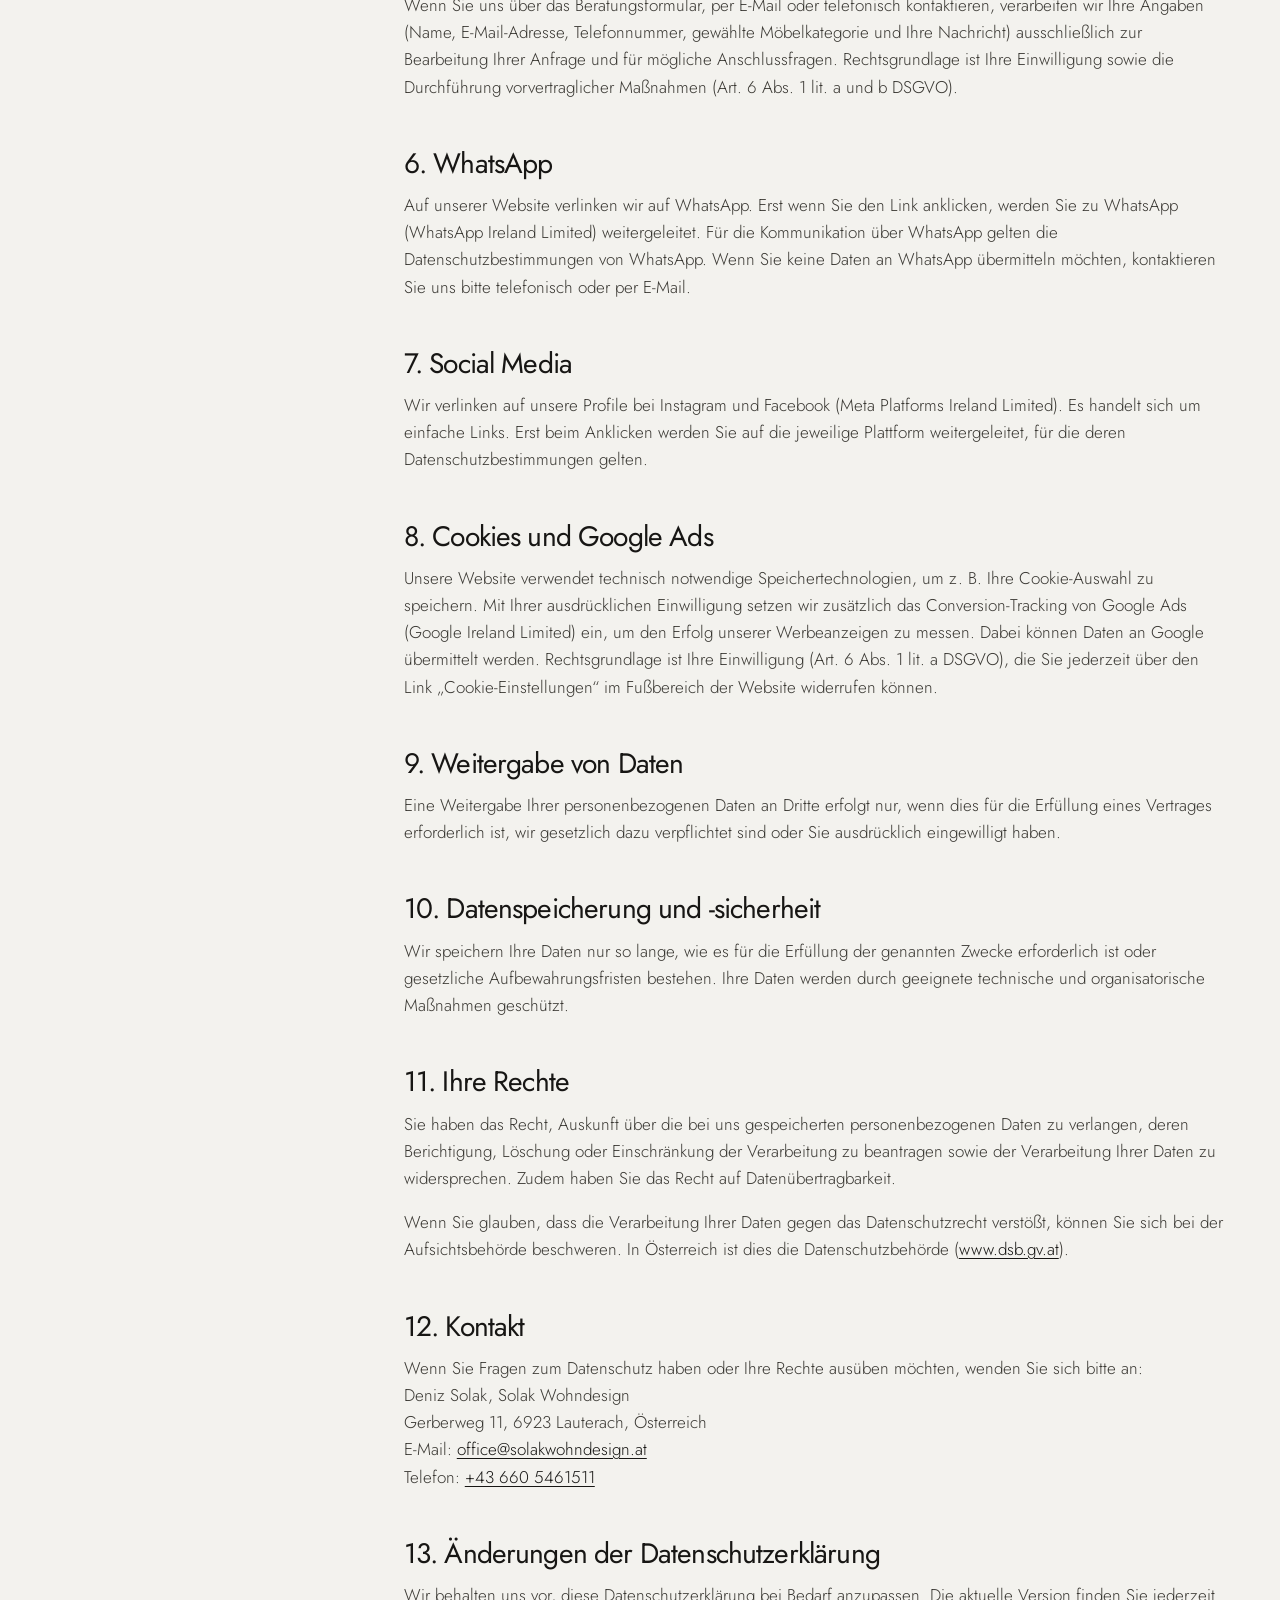
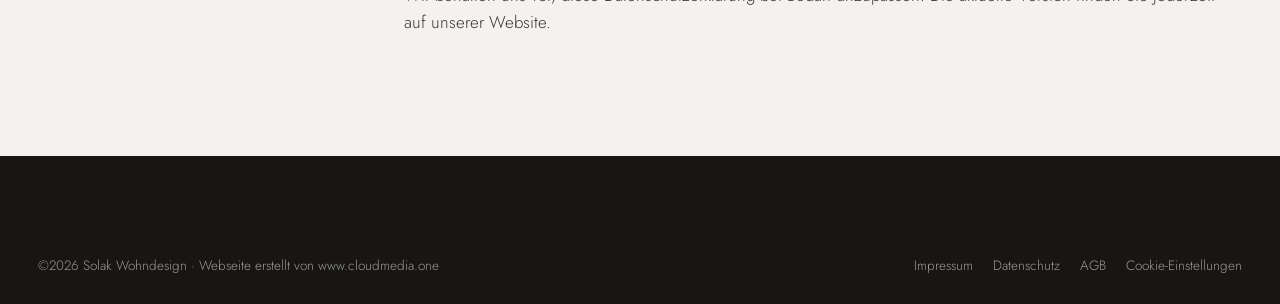
<file: datenschutz.html>
<!doctype html>
<html lang="de-AT">
<head>
  <meta charset="utf-8">
  <meta name="viewport" content="width=device-width, initial-scale=1">
  <title>Datenschutz – Solak Wohndesign</title>
  <meta name="description" content="Datenschutzerklärung von Solak Wohndesign.">
  <link rel="icon" type="image/png" sizes="32x32" href="assets/img/favicon-32.png">
  <link rel="apple-touch-icon" href="assets/img/favicon-180.png">
  <link rel="stylesheet" href="assets/css/fonts.css">
  <link rel="stylesheet" href="assets/css/style.css">
</head>
<body>
<header class="header" id="top">
  <div class="container">
    <a class="logo" href="index.html" aria-label="Solak Wohndesign – Startseite"><img src="assets/img/logo-dark.png" alt="Solak Wohndesign" width="800" height="219"></a>
    <nav class="nav" aria-label="Hauptmenü">
      <a href="index.html#vorteile">Vorteile</a><a href="index.html#moebel">Möbel</a><a href="index.html#prozess">Prozess</a><a href="index.html#ueber-uns">Über uns</a><a href="index.html#faq">FAQ</a>
    </nav>
    <div class="header-right">
      <a class="tel" href="tel:+436605461511">+43 660 5461511</a>
      <a class="btn" href="index.html#beratung">Beratungstermin</a>
    </div>
  </div>
</header>
<main>
  <section class="legal-head">
    <div class="container">
      <h1>Datenschutz</h1>
      <p>Solak Wohndesign · Gerberweg 11, 6923 Lauterach, Österreich</p>
    </div>
  </section>
  <section class="legal-body">
    <div class="container">
      <div class="legal-grid">
        <nav class="legal-nav" aria-label="Rechtliches">
          <a href="impressum.html">Impressum</a>
          <a href="datenschutz.html">Datenschutzerklärung</a>
          <a href="agb.html">AGB</a>
          <a href="index.html">← Zur Startseite</a>
        </nav>
        <div class="prose">
          <p>Der Schutz Ihrer persönlichen Daten ist uns, der Solak Wohndesign, ein wichtiges Anliegen. Im Folgenden informieren wir Sie über die Erhebung, Verarbeitung und Nutzung Ihrer personenbezogenen Daten im Rahmen der Nutzung unserer Website.</p>

          <h2>1. Verantwortliche Stelle</h2>
          <p>Verantwortlich im Sinne der Datenschutzgesetze ist:<br>Deniz Solak<br>Solak Wohndesign<br>Gerberweg 11, 6923 Lauterach, Österreich<br>E-Mail: <a href="mailto:office@solakwohndesign.at">office@solakwohndesign.at</a><br>Telefon: <a href="tel:+436605461511">+43 660 5461511</a></p>

          <h2>2. Erhebung und Verarbeitung von Daten</h2>
          <p>Wir erheben und verarbeiten personenbezogene Daten, wenn Sie unsere Website besuchen, Kontakt mit uns aufnehmen oder unsere Dienstleistungen in Anspruch nehmen. Zu den verarbeiteten Daten gehören unter anderem:</p>
          <ul>
            <li>Name und Kontaktdaten (z. B. E-Mail-Adresse, Telefonnummer)</li>
            <li>Nutzungsdaten (z. B. IP-Adresse, Informationen über den Besuch unserer Website)</li>
            <li>Kommunikationsdaten (z. B. Inhalte von Anfragen oder Nachrichten)</li>
          </ul>

          <h2>3. Zwecke der Datenverarbeitung</h2>
          <p>Wir verarbeiten Ihre Daten zu folgenden Zwecken:</p>
          <ul>
            <li>Zur Bereitstellung unserer Website und Dienstleistungen</li>
            <li>Zur Bearbeitung Ihrer Anfragen</li>
            <li>Zur Optimierung unserer Website und Angebote</li>
          </ul>

          <h2>4. Rechtsgrundlage der Verarbeitung</h2>
          <p>Die Verarbeitung Ihrer Daten erfolgt auf Basis der folgenden rechtlichen Grundlagen:</p>
          <ul>
            <li>Ihre Einwilligung (Art. 6 Abs. 1 lit. a DSGVO)</li>
            <li>Vertragserfüllung oder vorvertragliche Maßnahmen (Art. 6 Abs. 1 lit. b DSGVO)</li>
            <li>Unsere berechtigten Interessen, z. B. die Verbesserung unserer Dienstleistungen (Art. 6 Abs. 1 lit. f DSGVO)</li>
          </ul>

          <h2>5. Beratungsformular, E-Mail und Telefon</h2>
          <p>Wenn Sie uns über das Beratungsformular, per E-Mail oder telefonisch kontaktieren, verarbeiten wir Ihre Angaben (Name, E-Mail-Adresse, Telefonnummer, gewählte Möbelkategorie und Ihre Nachricht) ausschließlich zur Bearbeitung Ihrer Anfrage und für mögliche Anschlussfragen. Rechtsgrundlage ist Ihre Einwilligung sowie die Durchführung vorvertraglicher Maßnahmen (Art. 6 Abs. 1 lit. a und b DSGVO).</p>

          <h2>6. WhatsApp</h2>
          <p>Auf unserer Website verlinken wir auf WhatsApp. Erst wenn Sie den Link anklicken, werden Sie zu WhatsApp (WhatsApp Ireland Limited) weitergeleitet. Für die Kommunikation über WhatsApp gelten die Datenschutzbestimmungen von WhatsApp. Wenn Sie keine Daten an WhatsApp übermitteln möchten, kontaktieren Sie uns bitte telefonisch oder per E-Mail.</p>

          <h2>7. Social Media</h2>
          <p>Wir verlinken auf unsere Profile bei Instagram und Facebook (Meta Platforms Ireland Limited). Es handelt sich um einfache Links. Erst beim Anklicken werden Sie auf die jeweilige Plattform weitergeleitet, für die deren Datenschutzbestimmungen gelten.</p>

          <h2>8. Cookies und Google Ads</h2>
          <p>Unsere Website verwendet technisch notwendige Speichertechnologien, um z. B. Ihre Cookie-Auswahl zu speichern. Mit Ihrer ausdrücklichen Einwilligung setzen wir zusätzlich das Conversion-Tracking von Google Ads (Google Ireland Limited) ein, um den Erfolg unserer Werbeanzeigen zu messen. Dabei können Daten an Google übermittelt werden. Rechtsgrundlage ist Ihre Einwilligung (Art. 6 Abs. 1 lit. a DSGVO), die Sie jederzeit über den Link „Cookie-Einstellungen“ im Fußbereich der Website widerrufen können.</p>

          <h2>9. Weitergabe von Daten</h2>
          <p>Eine Weitergabe Ihrer personenbezogenen Daten an Dritte erfolgt nur, wenn dies für die Erfüllung eines Vertrages erforderlich ist, wir gesetzlich dazu verpflichtet sind oder Sie ausdrücklich eingewilligt haben.</p>

          <h2>10. Datenspeicherung und -sicherheit</h2>
          <p>Wir speichern Ihre Daten nur so lange, wie es für die Erfüllung der genannten Zwecke erforderlich ist oder gesetzliche Aufbewahrungsfristen bestehen. Ihre Daten werden durch geeignete technische und organisatorische Maßnahmen geschützt.</p>

          <h2>11. Ihre Rechte</h2>
          <p>Sie haben das Recht, Auskunft über die bei uns gespeicherten personenbezogenen Daten zu verlangen, deren Berichtigung, Löschung oder Einschränkung der Verarbeitung zu beantragen sowie der Verarbeitung Ihrer Daten zu widersprechen. Zudem haben Sie das Recht auf Datenübertragbarkeit.</p>
          <p>Wenn Sie glauben, dass die Verarbeitung Ihrer Daten gegen das Datenschutzrecht verstößt, können Sie sich bei der Aufsichtsbehörde beschweren. In Österreich ist dies die Datenschutzbehörde (<a href="https://www.dsb.gv.at" target="_blank" rel="noopener">www.dsb.gv.at</a>).</p>

          <h2>12. Kontakt</h2>
          <p>Wenn Sie Fragen zum Datenschutz haben oder Ihre Rechte ausüben möchten, wenden Sie sich bitte an:<br>Deniz Solak, Solak Wohndesign<br>Gerberweg 11, 6923 Lauterach, Österreich<br>E-Mail: <a href="mailto:office@solakwohndesign.at">office@solakwohndesign.at</a><br>Telefon: <a href="tel:+436605461511">+43 660 5461511</a></p>

          <h2>13. Änderungen der Datenschutzerklärung</h2>
          <p>Wir behalten uns vor, diese Datenschutzerklärung bei Bedarf anzupassen. Die aktuelle Version finden Sie jederzeit auf unserer Website.</p>
        </div>
      </div>
    </div>
  </section>
</main>
<footer class="footer">
  <div class="container">
    <div class="footer-bottom" style="border-top:0">
      <span>©2026 Solak Wohndesign · Webseite erstellt von <a href="https://www.cloudmedia.one/" target="_blank" rel="noopener">www.cloudmedia.one</a></span>
      <span class="links"><a href="impressum.html">Impressum</a><a href="datenschutz.html">Datenschutz</a><a href="agb.html">AGB</a><button class="linkbtn" type="button" data-cookie-open>Cookie-Einstellungen</button></span>
    </div>
  </div>
</footer>
<div class="cookie" role="dialog" aria-label="Cookie-Einstellungen">
  <strong>Cookies</strong>
  <p>Wir verwenden technisch notwendige Cookies. Mit Ihrer Zustimmung messen wir zusätzlich den Erfolg unserer Werbung (Google Ads). Widerruf jederzeit möglich.</p>
  <div class="row">
    <button class="btn btn-line" type="button" data-cookie="deny">Ablehnen</button>
    <button class="btn" type="button" data-cookie="accept">Akzeptieren</button>
  </div>
</div>
<script src="assets/js/main.js" defer></script>
</body>
</html>
</file>
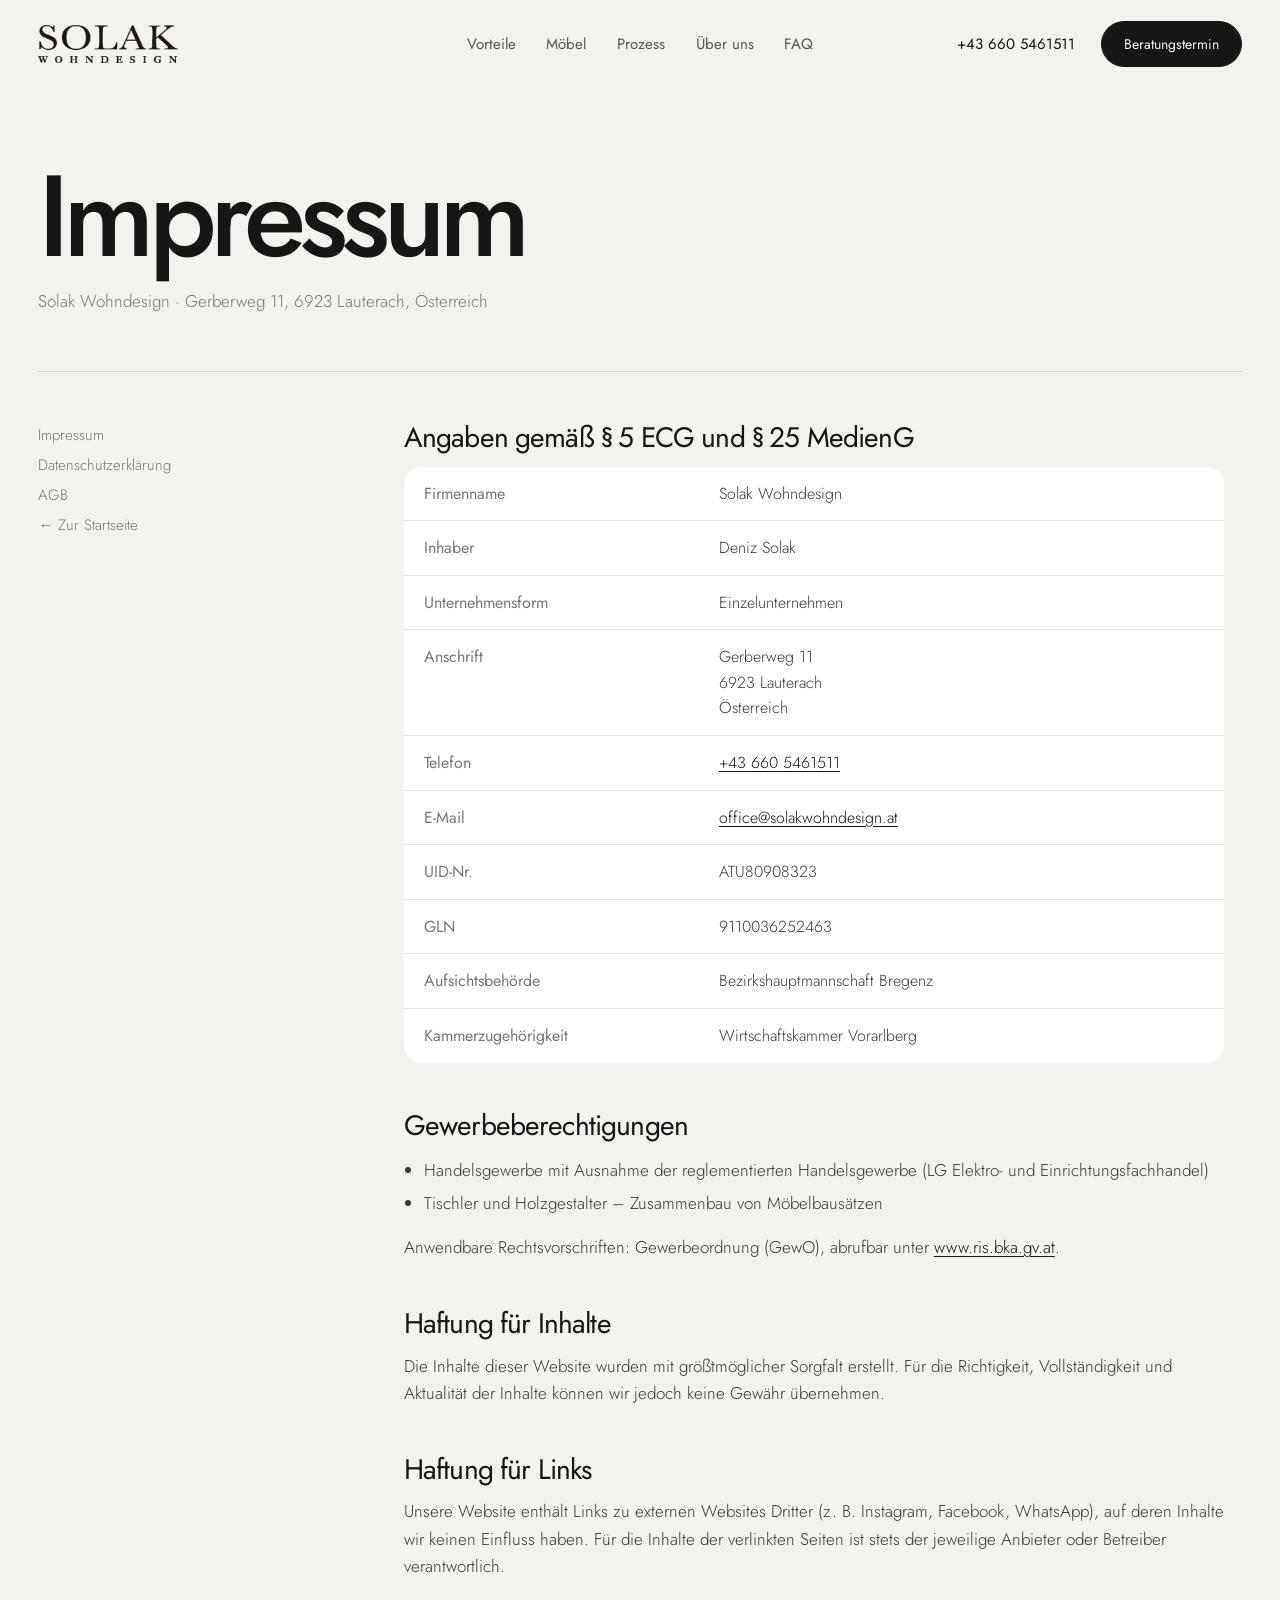
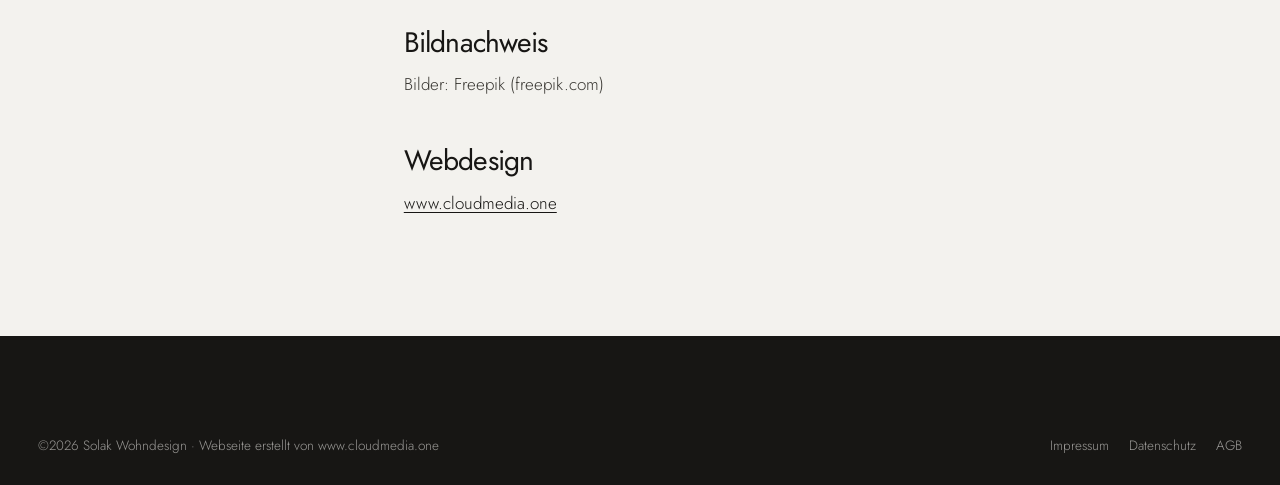
<file: impressum.html>
<!doctype html>
<html lang="de-AT">
<head>
  <meta charset="utf-8">
  <meta name="viewport" content="width=device-width, initial-scale=1">
  <title>Impressum – Solak Wohndesign</title>
  <meta name="description" content="Impressum von Solak Wohndesign, Gerberweg 11, 6923 Lauterach.">
  <link rel="icon" type="image/png" sizes="32x32" href="assets/img/favicon-32.png">
  <link rel="apple-touch-icon" href="assets/img/favicon-180.png">
  <link rel="stylesheet" href="assets/css/fonts.css">
  <link rel="stylesheet" href="assets/css/style.css">
</head>
<body>
<header class="header" id="top">
  <div class="container">
    <a class="logo" href="index.html" aria-label="Solak Wohndesign – Startseite"><img src="assets/img/logo-dark.png" alt="Solak Wohndesign" width="800" height="219"></a>
    <nav class="nav" aria-label="Hauptmenü">
      <a href="index.html#vorteile">Vorteile</a><a href="index.html#moebel">Möbel</a><a href="index.html#prozess">Prozess</a><a href="index.html#ueber-uns">Über uns</a><a href="index.html#faq">FAQ</a>
    </nav>
    <div class="header-right">
      <a class="tel" href="tel:+436605461511">+43 660 5461511</a>
      <a class="btn" href="index.html#beratung">Beratungstermin</a>
    </div>
  </div>
</header>
<main>
  <section class="legal-head">
    <div class="container">
      <h1>Impressum</h1>
      <p>Solak Wohndesign · Gerberweg 11, 6923 Lauterach, Österreich</p>
    </div>
  </section>
  <section class="legal-body">
    <div class="container">
      <div class="legal-grid">
        <nav class="legal-nav" aria-label="Rechtliches">
          <a href="impressum.html">Impressum</a>
          <a href="datenschutz.html">Datenschutzerklärung</a>
          <a href="agb.html">AGB</a>
          <a href="index.html">← Zur Startseite</a>
        </nav>
        <div class="prose">
          <h2>Angaben gemäß § 5 ECG und § 25 MedienG</h2>
          <table class="table">
            <tr><th>Firmenname</th><td>Solak Wohndesign</td></tr>
            <tr><th>Inhaber</th><td>Deniz Solak</td></tr>
            <tr><th>Unternehmensform</th><td>Einzelunternehmen</td></tr>
            <tr><th>Anschrift</th><td>Gerberweg 11<br>6923 Lauterach<br>Österreich</td></tr>
            <tr><th>Telefon</th><td><a href="tel:+436605461511">+43 660 5461511</a></td></tr>
            <tr><th>E-Mail</th><td><a href="mailto:office@solakwohndesign.at">office@solakwohndesign.at</a></td></tr>
            <tr><th>UID-Nr.</th><td>ATU80908323</td></tr>
            <tr><th>GLN</th><td>9110036252463</td></tr>
            <tr><th>Aufsichtsbehörde</th><td>Bezirkshauptmannschaft Bregenz</td></tr>
            <tr><th>Kammerzugehörigkeit</th><td>Wirtschaftskammer Vorarlberg</td></tr>
          </table>

          <h2>Gewerbeberechtigungen</h2>
          <ul>
            <li>Handelsgewerbe mit Ausnahme der reglementierten Handelsgewerbe (LG Elektro- und Einrichtungsfachhandel)</li>
            <li>Tischler und Holzgestalter – Zusammenbau von Möbelbausätzen</li>
          </ul>
          <p>Anwendbare Rechtsvorschriften: Gewerbeordnung (GewO), abrufbar unter <a href="https://www.ris.bka.gv.at" target="_blank" rel="noopener">www.ris.bka.gv.at</a>.</p>

          <h2>Haftung für Inhalte</h2>
          <p>Die Inhalte dieser Website wurden mit größtmöglicher Sorgfalt erstellt. Für die Richtigkeit, Vollständigkeit und Aktualität der Inhalte können wir jedoch keine Gewähr übernehmen.</p>

          <h2>Haftung für Links</h2>
          <p>Unsere Website enthält Links zu externen Websites Dritter (z. B. Instagram, Facebook, WhatsApp), auf deren Inhalte wir keinen Einfluss haben. Für die Inhalte der verlinkten Seiten ist stets der jeweilige Anbieter oder Betreiber verantwortlich.</p>

          <h2>Bildnachweis</h2>
          <p>Bilder: Freepik (freepik.com)</p>

          <h2>Webdesign</h2>
          <p><a href="https://www.cloudmedia.one/" target="_blank" rel="noopener">www.cloudmedia.one</a></p>
        </div>
      </div>
    </div>
  </section>
</main>
<footer class="footer">
  <div class="container">
    <div class="footer-bottom" style="border-top:0">
      <span>©2026 Solak Wohndesign · Webseite erstellt von <a href="https://www.cloudmedia.one/" target="_blank" rel="noopener">www.cloudmedia.one</a></span>
      <span class="links"><a href="impressum.html">Impressum</a><a href="datenschutz.html">Datenschutz</a><a href="agb.html">AGB</a></span>
    </div>
  </div>
</footer>
<script src="assets/js/main.js" defer></script>
</body>
</html>
</file>
<file: assets/css/fonts.css>
@font-face{font-family:'Jost';font-style:normal;font-weight:300;font-display:swap;src:url(../fonts/Jost-300-latin-ext.woff2) format('woff2');unicode-range:U+0100-02BA, U+02BD-02C5, U+02C7-02CC, U+02CE-02D7, U+02DD-02FF, U+0304, U+0308, U+0329, U+1D00-1DBF, U+1E00-1E9F, U+1EF2-1EFF, U+2020, U+20A0-20AB, U+20AD-20C4, U+2113, U+2C60-2C7F, U+A720-A7FF;}
@font-face{font-family:'Jost';font-style:normal;font-weight:300;font-display:swap;src:url(../fonts/Jost-300-latin.woff2) format('woff2');unicode-range:U+0000-00FF, U+0131, U+0152-0153, U+02BB-02BC, U+02C6, U+02DA, U+02DC, U+0304, U+0308, U+0329, U+2000-206F, U+20AC, U+2122, U+2191, U+2193, U+2212, U+2215, U+FEFF, U+FFFD;}
@font-face{font-family:'Jost';font-style:normal;font-weight:400;font-display:swap;src:url(../fonts/Jost-400-latin-ext.woff2) format('woff2');unicode-range:U+0100-02BA, U+02BD-02C5, U+02C7-02CC, U+02CE-02D7, U+02DD-02FF, U+0304, U+0308, U+0329, U+1D00-1DBF, U+1E00-1E9F, U+1EF2-1EFF, U+2020, U+20A0-20AB, U+20AD-20C4, U+2113, U+2C60-2C7F, U+A720-A7FF;}
@font-face{font-family:'Jost';font-style:normal;font-weight:400;font-display:swap;src:url(../fonts/Jost-400-latin.woff2) format('woff2');unicode-range:U+0000-00FF, U+0131, U+0152-0153, U+02BB-02BC, U+02C6, U+02DA, U+02DC, U+0304, U+0308, U+0329, U+2000-206F, U+20AC, U+2122, U+2191, U+2193, U+2212, U+2215, U+FEFF, U+FFFD;}
@font-face{font-family:'Jost';font-style:normal;font-weight:500;font-display:swap;src:url(../fonts/Jost-500-latin-ext.woff2) format('woff2');unicode-range:U+0100-02BA, U+02BD-02C5, U+02C7-02CC, U+02CE-02D7, U+02DD-02FF, U+0304, U+0308, U+0329, U+1D00-1DBF, U+1E00-1E9F, U+1EF2-1EFF, U+2020, U+20A0-20AB, U+20AD-20C4, U+2113, U+2C60-2C7F, U+A720-A7FF;}
@font-face{font-family:'Jost';font-style:normal;font-weight:500;font-display:swap;src:url(../fonts/Jost-500-latin.woff2) format('woff2');unicode-range:U+0000-00FF, U+0131, U+0152-0153, U+02BB-02BC, U+02C6, U+02DA, U+02DC, U+0304, U+0308, U+0329, U+2000-206F, U+20AC, U+2122, U+2191, U+2193, U+2212, U+2215, U+FEFF, U+FFFD;}
</file>
<file: assets/css/style.css>
/* ==========================================================
   Solak Wohndesign – Stylesheet
   ========================================================== */

:root {
  --bg: #f3f2ee;
  --bg-2: #e8e6df;
  --grey: #ebeae6;
  --white: #ffffff;
  --ink: #171614;
  --text: #3a3833;
  --muted: #7a776f;
  --sage: #8d917d;
  --line: rgba(23, 22, 20, .12);
  --brown: #23170f;
  --tan: #a08974;
  --green: #182a21;
  --green-2: #213a2e;

  --font: "Jost", "Helvetica Neue", Arial, sans-serif;
  --container: 1600px;
  --gutter: clamp(20px, 3vw, 48px);
  --r: 26px;
  --r-sm: 18px;
  --ease: cubic-bezier(.22, .7, .12, 1);
}

*, *::before, *::after { box-sizing: border-box; }
html { scroll-behavior: smooth; scroll-padding-top: 96px; -webkit-text-size-adjust: 100%; }
body { margin: 0; background: var(--bg); color: var(--text); font-family: var(--font); font-weight: 300; font-size: 17px; line-height: 1.6; -webkit-font-smoothing: antialiased; }
img { display: block; max-width: 100%; height: auto; }
a { color: inherit; text-decoration: none; }
button, input, select, textarea { font: inherit; color: inherit; }
button { cursor: pointer; }
::selection { background: #c9b49c; color: var(--ink); }
:focus-visible { outline: 2px solid var(--tan); outline-offset: 3px; border-radius: 6px; }

.container { width: 100%; max-width: var(--container); margin: 0 auto; padding: 0 var(--gutter); }
.skip { position: absolute; left: -9999px; top: 0; z-index: 999; background: var(--ink); color: var(--bg); padding: 10px 16px; }
.skip:focus { left: 12px; top: 12px; }

/* ---------- Typo ---------- */
h1, h2, h3, h4 { margin: 0; font-weight: 400; color: var(--ink); letter-spacing: -0.03em; }
h2 { font-size: clamp(36px, 3.7vw, 60px); line-height: 1.04; }
h2 .soft { color: var(--sage); display: block; }
h3 { font-size: clamp(22px, 1.6vw, 27px); line-height: 1.15; letter-spacing: -0.02em; }
p { margin: 0 0 1em; }
.label { display: inline-block; font-size: clamp(18px, 1.5vw, 24px); color: var(--sage); letter-spacing: -0.01em; font-weight: 400; }
.eyebrow { display: inline-block; font-size: 12.5px; font-weight: 500; letter-spacing: .18em; text-transform: uppercase; color: var(--sage); margin-bottom: 18px; }
.lead { font-size: 18px; color: var(--muted); max-width: 560px; }

/* ---------- Buttons ---------- */
.btn { display: inline-flex; align-items: center; justify-content: center; gap: 12px; height: 52px; padding: 0 30px; border-radius: 999px; background: var(--ink); color: var(--bg); border: 1px solid var(--ink); font-size: 15px; font-weight: 400; white-space: nowrap; position: relative; overflow: hidden; isolation: isolate; transition: color .35s var(--ease), border-color .35s var(--ease), background .35s var(--ease); }
.btn::before { content: ""; position: absolute; inset: 0; z-index: -1; background: var(--green-2); transform: translateY(101%); transition: transform .45s var(--ease); border-radius: inherit; }
.btn:hover::before { transform: none; }
.btn:hover { border-color: var(--green-2); }
.btn svg { width: 16px; height: 16px; transition: transform .3s var(--ease); }
.btn:hover svg { transform: translateX(3px); }
.btn-line { background: transparent; color: var(--ink); border-color: var(--ink); }
.btn-line::before { background: var(--ink); }
.btn-line:hover { color: var(--bg); border-color: var(--ink); }
.btn-white { background: var(--white); color: var(--ink); border-color: var(--white); }
.btn-white::before { background: var(--bg-2); }
.btn-white:hover { border-color: var(--bg-2); }
.btn-ghost-light { background: transparent; color: var(--bg); border-color: rgba(243, 242, 238, .45); }
.btn-ghost-light::before { background: var(--bg); }
.btn-ghost-light:hover { color: var(--ink); border-color: var(--bg); }
.arrow-link { display: inline-flex; align-items: center; gap: 10px; font-size: 16px; font-weight: 400; color: var(--ink); transition: gap .3s var(--ease); }
.arrow-link svg { width: 16px; height: 16px; }
.arrow-link:hover { gap: 15px; }

/* ---------- Header ---------- */
.header { position: sticky; top: 0; z-index: 50; background: rgba(243, 242, 238, .9); backdrop-filter: blur(14px); -webkit-backdrop-filter: blur(14px); transition: box-shadow .3s; }
.header.scrolled { box-shadow: 0 1px 0 var(--line); }
.header .container { height: 88px; display: grid; grid-template-columns: 1fr auto 1fr; align-items: center; gap: 24px; }
.logo img { width: 140px; }
.nav { display: flex; gap: clamp(20px, 2.4vw, 44px); font-size: 15px; font-weight: 400; color: var(--ink); }
.nav a { opacity: .7; transition: opacity .2s; position: relative; }
.nav a::after { content: ""; position: absolute; left: 0; right: 0; bottom: -4px; height: 1px; background: var(--ink); transform: scaleX(0); transform-origin: left; transition: transform .35s var(--ease); }
.nav a:hover, .nav a.active { opacity: 1; }
.nav a:hover::after, .nav a.active::after { transform: scaleX(1); }
.header-right { justify-self: end; display: flex; align-items: center; gap: 26px; }
.tel { font-size: 15px; font-weight: 400; color: var(--ink); }
.header .btn { height: 46px; padding: 0 22px; font-size: 14px; }
.burger { display: none; width: 46px; height: 46px; border-radius: 50%; border: 0; background: var(--ink); place-items: center; }
.burger span, .burger span::before, .burger span::after { display: block; width: 16px; height: 1.5px; background: var(--bg); position: relative; transition: transform .3s, background .3s; }
.burger span::before, .burger span::after { content: ""; position: absolute; left: 0; }
.burger span::before { top: -5px; } .burger span::after { top: 5px; }
.menu-open .burger span { background: transparent; }
.menu-open .burger span::before { top: 0; transform: rotate(45deg); }
.menu-open .burger span::after { top: 0; transform: rotate(-45deg); }
.mobile-menu { position: fixed; inset: 0; z-index: 40; background: var(--bg); padding: 120px var(--gutter) 40px; display: flex; flex-direction: column; opacity: 0; visibility: hidden; transition: opacity .3s, visibility .3s; }
.menu-open .mobile-menu { opacity: 1; visibility: visible; }
.mobile-menu a.m { font-size: 40px; letter-spacing: -0.03em; color: var(--ink); padding: 6px 0; font-weight: 400; }
.mobile-menu .btn { margin-top: 32px; align-self: flex-start; }

/* ---------- Hero (unverändert) ---------- */
.hero { padding: clamp(16px, 2vw, 32px) 0 0; overflow: hidden; }
.hero-stage { position: relative; }
.hero h1 { position: relative; z-index: 1; }
.mega { display: block; font-size: clamp(84px, 18.4vw, 296px); font-weight: 500; line-height: .82; letter-spacing: -0.06em; margin-left: -0.05em; color: var(--ink); white-space: nowrap; }
.mega-sub { display: block; text-align: right; font-size: clamp(18px, 1.7vw, 28px); line-height: 1.2; font-weight: 400; letter-spacing: -0.02em; color: var(--ink); margin-top: clamp(10px, 1vw, 18px); }
.hero-chair { position: absolute; z-index: 2; left: 35%; top: clamp(40px, 4.4vw, 70px); width: clamp(220px, 27vw, 430px); pointer-events: none; filter: drop-shadow(0 40px 40px rgba(23, 22, 20, .18)); }
.hero-row { display: grid; grid-template-columns: minmax(0, 4fr) minmax(0, 3.4fr) minmax(0, 4.6fr); gap: 32px; align-items: end; margin-top: clamp(40px, 4vw, 70px); }
.hero-text p { font-size: 17px; max-width: 400px; margin-bottom: 28px; color: var(--text); }
.hero-text .actions { display: flex; align-items: center; gap: 22px; flex-wrap: wrap; }
.hero-cards { display: grid; grid-template-columns: 1fr 1fr; gap: 14px; position: relative; z-index: 3; }
.hcard { background: var(--ink); color: var(--bg); border-radius: var(--r-sm); padding: 8px 8px 16px; display: flex; flex-direction: column; gap: 14px; transition: transform .4s var(--ease); }
.hcard:hover { transform: translateY(-4px); }
.hcard img { width: 100%; aspect-ratio: 4 / 3; object-fit: cover; border-radius: 12px; }
.hcard span { padding: 0 10px; font-size: 15px; font-weight: 400; display: flex; justify-content: space-between; align-items: center; }
.hcard svg { width: 16px; height: 16px; }
.stars { display: inline-flex; gap: 2px; color: var(--ink); }
.stars svg { width: 13px; height: 13px; }

/* ---------- Laufband ---------- */
.marquee { overflow: hidden; padding: 30px 0; margin-top: clamp(48px, 5vw, 84px); border-top: 1px solid var(--line); border-bottom: 1px solid var(--line); -webkit-mask-image: linear-gradient(90deg, transparent, #000 8%, #000 92%, transparent); mask-image: linear-gradient(90deg, transparent, #000 8%, #000 92%, transparent); }
.marquee-track { display: flex; width: max-content; animation: marquee 38s linear infinite; }
.marquee span { font-size: clamp(22px, 2vw, 32px); letter-spacing: -0.03em; color: var(--ink); white-space: nowrap; padding: 0 28px; display: inline-flex; align-items: center; gap: 56px; }
.marquee span::after { content: ""; width: 8px; height: 8px; border-radius: 50%; background: var(--sage); }
.marquee:hover .marquee-track { animation-play-state: paused; }
@keyframes marquee { to { transform: translateX(-50%); } }

/* ---------- Sektionen ---------- */
.section { padding: clamp(80px, 8vw, 140px) 0; }
.head { display: flex; justify-content: space-between; align-items: flex-end; gap: 40px; margin-bottom: clamp(40px, 4vw, 64px); }
.head p { max-width: 460px; color: var(--muted); margin: 0; }
.head-l { max-width: 760px; }
.head-l h2 { margin-bottom: 18px; }
.head-l p { max-width: 620px; }

/* ---------- Vorteile (unverändert) ---------- */
.why { display: grid; grid-template-columns: minmax(0, 3.6fr) minmax(0, 8.4fr); gap: clamp(32px, 4vw, 72px); align-items: start; }
.why-list { display: grid; grid-template-columns: repeat(4, 1fr); gap: 32px; }
.why-item svg { width: 30px; height: 30px; color: var(--ink); margin-bottom: 18px; stroke-width: 1.3; }
.why-item h3 { font-size: 19px; letter-spacing: -0.01em; margin-bottom: 8px; font-weight: 400; }
.why-item p { margin: 0; font-size: 15px; color: var(--muted); line-height: 1.5; }

/* ---------- Möbel (Karten) ---------- */
.moebel-sec { background: var(--grey); }
.cards3 { display: grid; grid-template-columns: repeat(3, 1fr); gap: 20px; }
.mcard { background: var(--white); border-radius: var(--r); overflow: hidden; display: flex; flex-direction: column; transition: transform .5s var(--ease), box-shadow .5s var(--ease); }
.mcard:hover { transform: translateY(-6px); box-shadow: 0 30px 60px -34px rgba(23, 22, 20, .35); }
.mcard-img { position: relative; aspect-ratio: 16 / 11; overflow: hidden; }
.mcard-img img { width: 100%; height: 100%; object-fit: cover; transition: transform 1.2s var(--ease); }
.mcard:hover .mcard-img img { transform: scale(1.06); }
.mcard-img .num { position: absolute; top: 18px; left: 18px; font-size: 13px; font-weight: 500; color: var(--white); background: rgba(23, 22, 20, .45); backdrop-filter: blur(8px); -webkit-backdrop-filter: blur(8px); padding: 6px 12px; border-radius: 999px; }
.mcard-body { padding: 30px 30px 32px; display: flex; flex-direction: column; flex: 1; }
.mcard-body h3 { margin-bottom: 12px; }
.mcard-body > p { color: var(--muted); font-size: 16px; margin-bottom: 24px; }
.includes { border-top: 1px solid var(--line); padding-top: 20px; margin-bottom: 26px; margin-top: auto; }
.includes small { display: block; font-size: 12.5px; font-weight: 500; letter-spacing: .14em; text-transform: uppercase; color: var(--sage); margin-bottom: 14px; }
.inc { display: grid; grid-template-columns: 44px 1fr; gap: 14px; align-items: center; padding: 8px 0; }
.inc i { width: 44px; height: 44px; border-radius: 12px; background: var(--bg); display: grid; place-items: center; color: var(--ink); }
.inc i svg { width: 20px; height: 20px; }
.inc b { display: block; font-weight: 400; color: var(--ink); font-size: 16px; line-height: 1.3; }
.inc span { font-size: 14px; color: var(--muted); }
.mcard .arrow-link { align-self: flex-start; }

/* ---------- Ablauf ---------- */
.process-top { display: grid; grid-template-columns: minmax(0, 5fr) minmax(0, 7fr); gap: clamp(32px, 5vw, 96px); align-items: center; }
.process-top .copy h2 { margin-bottom: 22px; }
.process-top .copy p { color: var(--muted); max-width: 500px; }
.process-top .copy .btn { margin-top: 12px; }
.process-img { position: relative; border-radius: var(--r); overflow: hidden; aspect-ratio: 4 / 3.3; }
.process-img img { position: absolute; inset: -6% 0; width: 100%; height: 112%; object-fit: cover; will-change: transform; }
.process-img .badge { position: absolute; left: 22px; bottom: 22px; z-index: 2; background: rgba(251, 250, 247, .94); backdrop-filter: blur(10px); -webkit-backdrop-filter: blur(10px); border-radius: 16px; padding: 16px 20px; display: flex; gap: 16px; align-items: center; }
.process-img .badge b { font-size: 34px; font-weight: 500; letter-spacing: -0.04em; color: var(--ink); line-height: 1; }
.process-img .badge span { font-size: 14px; color: var(--muted); line-height: 1.35; }
.steps { position: relative; display: grid; grid-template-columns: repeat(3, 1fr); gap: 32px; margin-top: clamp(56px, 6vw, 96px); padding-top: 44px; }
.steps-line { position: absolute; top: 0; left: 0; right: 0; height: 1px; background: var(--line); }
.steps-line span { position: absolute; inset: 0; background: var(--ink); transform: scaleX(0); transform-origin: left; transition: transform 1.8s var(--ease); }
.steps.in .steps-line span { transform: scaleX(1); }
.step { position: relative; }
.step::before { content: ""; position: absolute; top: -50px; left: 0; width: 11px; height: 11px; border-radius: 50%; background: var(--bg); border: 1px solid var(--ink); transition: background .4s .6s; }
.steps.in .step::before { background: var(--ink); }
.step-pill { display: inline-block; font-size: 11.5px; font-weight: 500; letter-spacing: .16em; text-transform: uppercase; color: var(--bg); background: var(--green); padding: 6px 12px; border-radius: 6px; margin-bottom: 18px; }
.step h3 { margin-bottom: 10px; }
.step p { color: var(--muted); margin: 0; max-width: 420px; }

/* ---------- Kundenstimmen (unverändert) ---------- */
.reviews-sec { background: var(--ink); }
.reviews-sec h2 { color: var(--bg); }
.reviews-sec h2 .soft { display: inline; }
.reviews { display: grid; grid-template-columns: repeat(4, 1fr); gap: 16px; }
.review { margin: 0; background: var(--bg); border-radius: var(--r-sm); padding: 26px 26px 24px; display: flex; flex-direction: column; gap: 16px; transition: transform .4s var(--ease); }
.review:hover { transform: translateY(-5px); }
.review-top { display: flex; justify-content: space-between; align-items: center; gap: 12px; }
.review-top cite { font-style: normal; font-size: 19px; font-weight: 400; color: var(--ink); letter-spacing: -0.01em; }
.pill { font-size: 12.5px; padding: 4px 11px; border-radius: 999px; background: var(--bg-2); color: var(--text); white-space: nowrap; }
.review small { display: block; font-size: 13.5px; color: var(--muted); margin-top: -10px; }
.review blockquote { margin: 0; font-size: 16px; line-height: 1.55; color: var(--text); }
.review .stars { margin-top: auto; }
.rating-line { margin-top: 36px; display: flex; align-items: center; gap: 14px; color: rgba(243, 242, 238, .7); font-size: 15px; }
.rating-line b { font-size: 34px; font-weight: 500; color: var(--bg); letter-spacing: -0.03em; }
.rating-line .stars { color: var(--bg); }

/* ---------- Über uns ---------- */
.about { display: grid; grid-template-columns: minmax(0, 5.4fr) minmax(0, 6.6fr); gap: clamp(32px, 5vw, 96px); align-items: center; }
.about-copy h2 { margin-bottom: 24px; }
.about-copy p { color: var(--muted); max-width: 540px; }
.rating { display: flex; align-items: center; gap: 16px; margin: 30px 0 34px; padding: 18px 0; border-top: 1px solid var(--line); border-bottom: 1px solid var(--line); }
.rating b { font-size: 40px; font-weight: 500; letter-spacing: -0.04em; color: var(--ink); line-height: 1; }
.rating .stars svg { width: 16px; height: 16px; }
.rating span { font-size: 14.5px; color: var(--muted); display: block; }
.about-media { position: relative; }
.about-img { border-radius: var(--r); overflow: hidden; aspect-ratio: 5 / 4; }
.about-img img { width: 100%; height: 100%; object-fit: cover; }
.about-feats { display: grid; grid-template-columns: repeat(3, 1fr); gap: 12px; margin-top: 12px; }
.feat { background: var(--white); border-radius: var(--r-sm); padding: 20px; transition: background .4s var(--ease), color .4s; }
.feat i { width: 42px; height: 42px; border-radius: 12px; background: var(--bg); display: grid; place-items: center; margin-bottom: 14px; color: var(--ink); transition: background .4s; }
.feat i svg { width: 20px; height: 20px; }
.feat b { display: block; font-weight: 400; color: var(--ink); font-size: 16.5px; margin-bottom: 4px; transition: color .4s; }
.feat span { font-size: 14px; color: var(--muted); line-height: 1.45; display: block; transition: color .4s; }
.feat:hover { background: var(--green); }
.feat:hover i { background: var(--green-2); color: var(--bg); }
.feat:hover b { color: var(--bg); }
.feat:hover span { color: rgba(243, 242, 238, .7); }

/* ---------- FAQ (Karten) ---------- */
.faq-sec { background: var(--grey); }
.faq-grid { display: grid; grid-template-columns: repeat(6, 1fr); gap: 20px; }
.qcard { grid-column: span 2; background: var(--white); border-radius: var(--r); padding: 34px 32px 30px; display: flex; flex-direction: column; text-align: center; align-items: center; transition: transform .5s var(--ease), box-shadow .5s var(--ease); }
.qcard:nth-child(4) { grid-column: 2 / span 2; }
.qcard:nth-child(5) { grid-column: 4 / span 2; }
.qcard:hover { transform: translateY(-6px); box-shadow: 0 30px 60px -34px rgba(23, 22, 20, .3); }
.qcard i { width: 52px; height: 52px; border-radius: 14px; background: var(--bg); display: grid; place-items: center; margin-bottom: 22px; color: var(--ink); }
.qcard i svg { width: 22px; height: 22px; }
.qcard h3 { font-size: clamp(20px, 1.5vw, 24px); margin-bottom: 14px; }
.qcard p { color: var(--muted); font-size: 15.5px; margin-bottom: 24px; }
.qcard p a { text-decoration: underline; text-underline-offset: 3px; color: inherit; }
.qcard .tagline { margin-top: auto; padding-top: 18px; border-top: 1px solid var(--line); width: 100%; }
.qcard .tagline b { display: block; font-weight: 500; font-size: 14.5px; color: var(--ink); }
.qcard .tagline span { font-size: 13.5px; color: var(--muted); }
.qcard.green { background: var(--green); }
.qcard.green i { background: var(--green-2); color: var(--bg); }
.qcard.green h3, .qcard.green .tagline b { color: var(--bg); }
.qcard.green p, .qcard.green .tagline span { color: rgba(243, 242, 238, .7); }
.qcard.green .tagline { border-color: rgba(243, 242, 238, .15); }

/* ---------- Formular ---------- */
.form-wrap { display: grid; grid-template-columns: minmax(0, 7fr) minmax(0, 5fr); gap: 20px; align-items: stretch; }
.form-card { background: var(--white); border-radius: var(--r); padding: clamp(30px, 4vw, 64px); }
.form-card h2 { margin-bottom: 18px; }
.form-card > p { color: var(--muted); max-width: 560px; margin-bottom: 34px; }
.form-card .group { font-size: 13px; font-weight: 500; letter-spacing: .14em; text-transform: uppercase; color: var(--sage); grid-column: span 2; margin-top: 6px; }
.form { display: grid; grid-template-columns: 1fr 1fr; gap: 16px; }
.field { display: flex; flex-direction: column; gap: 7px; }
.field.full { grid-column: span 2; }
.field label { font-size: 13.5px; color: var(--muted); font-weight: 400; }
.field input, .field select, .field textarea { width: 100%; height: 54px; padding: 0 18px; border-radius: 14px; border: 1px solid transparent; background: var(--bg); font-size: 16px; font-weight: 300; color: var(--ink); transition: border-color .25s, background .25s; -webkit-appearance: none; appearance: none; }
.field textarea { height: 120px; padding: 14px 18px; resize: vertical; }
.field select { background-image: url("data:image/svg+xml,%3Csvg xmlns='http://www.w3.org/2000/svg' width='12' height='8' fill='none' stroke='%23171614' stroke-width='1.5'%3E%3Cpath d='M1 1l5 5 5-5'/%3E%3C/svg%3E"); background-repeat: no-repeat; background-position: right 18px center; padding-right: 44px; }
.field input:focus, .field select:focus, .field textarea:focus { outline: none; border-color: var(--ink); background: var(--white); }
.field input::placeholder, .field textarea::placeholder { color: #a6a39b; }
.field.invalid input, .field.invalid select { border-color: #b0563f; }
.phone { display: grid; grid-template-columns: 128px 1fr; gap: 8px; }
.phone select { padding: 0 34px 0 16px; background-position: right 14px center; }
.consent { grid-column: span 2; display: grid; grid-template-columns: 20px 1fr; gap: 12px; font-size: 14px; color: var(--muted); line-height: 1.5; margin-top: 4px; }
.consent input { width: 18px; height: 18px; margin: 2px 0 0; accent-color: var(--ink); }
.consent a { color: var(--ink); text-decoration: underline; text-underline-offset: 2px; }
.consent.invalid { color: #b0563f; }
.form-foot { grid-column: span 2; display: flex; justify-content: space-between; align-items: center; gap: 16px; flex-wrap: wrap; margin-top: 8px; }
.form-foot small { color: var(--muted); font-size: 13.5px; }
.hp { position: absolute; left: -10000px; width: 1px; height: 1px; overflow: hidden; }
.form-status { grid-column: span 2; font-size: 15px; border-radius: 12px; }
.form-status.ok, .form-status.err { padding: 14px 18px; }
.form-status.ok { background: #e6e9df; color: #39412f; }
.form-status.err { background: #f3e1da; color: #7c3a28; }
.form-img { position: relative; border-radius: var(--r); overflow: hidden; min-height: 520px; }
.form-img img { position: absolute; inset: 0; width: 100%; height: 100%; object-fit: cover; }
.form-img .quote { position: absolute; left: 20px; right: 20px; bottom: 20px; background: rgba(251, 250, 247, .94); backdrop-filter: blur(10px); -webkit-backdrop-filter: blur(10px); border-radius: 16px; padding: 20px 22px; }
.form-img .quote b { display: block; font-weight: 400; color: var(--ink); font-size: 18px; letter-spacing: -0.01em; margin-bottom: 4px; }
.form-img .quote span { font-size: 14px; color: var(--muted); }

/* ---------- Kontakt (grün) ---------- */
.contact-sec { background: var(--green); color: rgba(243, 242, 238, .72); }
.contact-sec h2 { color: var(--bg); margin-bottom: 18px; }
.contact-grid { display: grid; grid-template-columns: minmax(0, 5fr) minmax(0, 7fr); gap: clamp(32px, 5vw, 96px); align-items: start; }
.contact-grid > div > p { max-width: 460px; }
.c-cards { display: grid; grid-template-columns: 1fr 1fr; gap: 14px; }
.c-card { background: var(--green-2); border-radius: var(--r-sm); padding: 24px; display: flex; flex-direction: column; gap: 6px; transition: background .4s var(--ease), transform .4s var(--ease); }
a.c-card:hover { background: #2a4739; transform: translateY(-4px); }
.c-card i { width: 44px; height: 44px; border-radius: 12px; background: rgba(243, 242, 238, .08); display: grid; place-items: center; color: var(--bg); margin-bottom: 12px; }
.c-card i svg { width: 20px; height: 20px; }
.c-card small { font-size: 12.5px; letter-spacing: .14em; text-transform: uppercase; color: rgba(243, 242, 238, .55); font-weight: 500; }
.c-card strong { font-weight: 400; color: var(--bg); font-size: clamp(18px, 1.4vw, 22px); letter-spacing: -0.02em; line-height: 1.3; }
.c-card dl { display: grid; grid-template-columns: auto 1fr; gap: 4px 16px; margin: 0; font-size: 15px; }
.c-card dd { margin: 0; color: var(--bg); }
.c-social { display: flex; gap: 10px; margin-top: 30px; }
.c-social a { width: 46px; height: 46px; border-radius: 50%; border: 1px solid rgba(243, 242, 238, .25); display: grid; place-items: center; color: var(--bg); transition: background .3s, color .3s; }
.c-social a:hover { background: var(--bg); color: var(--green); }
.c-social svg { width: 18px; height: 18px; }

/* ---------- Statement (unverändert) ---------- */
.statement { padding: clamp(60px, 7vw, 120px) 0 clamp(80px, 8vw, 130px); }
.statement p { margin: 0; font-size: clamp(40px, 6.6vw, 112px); line-height: 1.02; letter-spacing: -0.05em; color: var(--tan); font-weight: 400; }
.statement .pic { display: inline-block; vertical-align: middle; width: clamp(80px, 9vw, 150px); height: clamp(48px, 5.4vw, 90px); overflow: hidden; border-radius: 8px; position: relative; top: -.05em; }
.statement .pic img { width: 100%; height: 100%; object-fit: cover; }

/* ---------- Footer (dunkel) ---------- */
.footer { background: var(--ink); color: rgba(243, 242, 238, .6); padding: clamp(60px, 6vw, 90px) 0 0; font-size: 15px; }
.footer-grid { display: grid; grid-template-columns: minmax(0, 4fr) repeat(3, minmax(0, 2fr)); gap: 36px; padding-bottom: 56px; }
.footer .logo img { width: 160px; margin-bottom: 20px; }
.footer p { max-width: 320px; }
.footer h5 { margin: 0 0 16px; font-size: 15px; font-weight: 500; color: var(--bg); }
.footer ul { list-style: none; margin: 0; padding: 0; display: grid; gap: 8px; }
.footer ul a:hover { color: var(--bg); }
.footer dl { display: grid; grid-template-columns: auto 1fr; gap: 6px 14px; margin: 0; }
.footer dd { margin: 0; color: var(--bg); white-space: nowrap; }
.footer-bottom { display: flex; justify-content: space-between; gap: 18px; flex-wrap: wrap; padding: 22px 0 28px; border-top: 1px solid rgba(243, 242, 238, .12); font-size: 13.5px; }
.footer-bottom .links { display: flex; gap: 20px; flex-wrap: wrap; }
.footer-bottom a:hover, .footer-bottom button:hover { color: var(--bg); }
.linkbtn { background: none; border: 0; padding: 0; color: inherit; font-size: inherit; }

/* ---------- Schwebend ---------- */
.wa { position: fixed; right: 22px; bottom: 22px; z-index: 45; width: 56px; height: 56px; border-radius: 50%; background: #25d366; color: #fff; display: grid; place-items: center; box-shadow: 0 12px 30px -10px rgba(0, 0, 0, .4); transition: transform .3s var(--ease); }
.wa:hover { transform: scale(1.07); }
.wa svg { width: 28px; height: 28px; }
.mobile-bar { display: none; }
.cookie { position: fixed; left: 22px; bottom: 22px; z-index: 60; width: min(420px, calc(100% - 32px)); background: var(--white); border-radius: var(--r-sm); padding: 22px; box-shadow: 0 24px 60px -24px rgba(23, 22, 20, .35); transform: translateY(16px); opacity: 0; visibility: hidden; transition: all .4s var(--ease); }
.cookie.show { transform: none; opacity: 1; visibility: visible; }
.cookie strong { display: block; font-weight: 500; color: var(--ink); margin-bottom: 6px; }
.cookie p { font-size: 14px; color: var(--muted); margin-bottom: 16px; line-height: 1.5; }
.cookie p a { text-decoration: underline; color: var(--ink); }
.cookie .row { display: flex; gap: 8px; }
.cookie .btn { flex: 1; height: 44px; padding: 0 16px; font-size: 14px; }

/* ==========================================================
   Animationen – einheitliches System (Klassen setzt main.js)
   ========================================================== */
.js-anim [data-a] { transition: opacity .9s var(--ease), transform 1.05s var(--ease), clip-path 1.3s var(--ease); transition-delay: var(--d, 0s); }
.js-anim [data-a="up"] { opacity: 0; transform: translateY(38px); }
.js-anim [data-a="fade"] { opacity: 0; }
.js-anim [data-a="left"] { opacity: 0; transform: translateX(-46px); }
.js-anim [data-a="right"] { opacity: 0; transform: translateX(46px); }
.js-anim [data-a="card"] { opacity: 0; transform: translateY(60px) scale(.96); }
.js-anim [data-a="pop"] { opacity: 0; transform: scale(.6); transition-timing-function: cubic-bezier(.34, 1.4, .64, 1); transition-duration: .8s; }
.js-anim [data-a="line"] { transform: scaleX(0); transform-origin: left; transition-duration: 1.4s; }
.js-anim [data-a="img"] { clip-path: inset(16% 10% 16% 10% round var(--r)); }
.js-anim [data-a="img"] img { transform: translateY(var(--py, 0)) scale(1.28); transition: transform 1.8s var(--ease); transition-delay: var(--d, 0s); }
.js-anim [data-a].in { opacity: 1; transform: none; }
.js-anim [data-a="img"].in { clip-path: inset(0 0 0 0 round var(--r)); }
.js-anim [data-a="mega"] { opacity: 0; transform: translateY(40px); clip-path: inset(-30% 100% -30% 0); transition: clip-path 1.5s var(--ease), opacity .6s var(--ease), transform 1.3s var(--ease); }
.js-anim [data-a="mega"].in { opacity: 1; transform: none; clip-path: inset(-30% -5% -30% 0); }
.js-anim [data-a="img"].in img { transform: translateY(var(--py, 0)) scale(1); }
.js-anim .mcard:hover .mcard-img.in img { transform: scale(1.06); transition-duration: 1.2s; transition-delay: 0s; }

/* Wörter & Buchstaben */
.w { display: inline-block; }
.js-anim [data-a="words"] .w { opacity: 0; transform: translateY(.42em); filter: blur(8px); transition: opacity .9s var(--ease), transform 1s var(--ease), filter .9s var(--ease); transition-delay: var(--d, 0s); }
.js-anim [data-a="words"].in .w { opacity: 1; transform: none; filter: none; }
.js-anim [data-a="words"] { opacity: 1; }

/* Eyebrow mit wachsender Linie */
.eyebrow { display: inline-flex; align-items: center; gap: 12px; }
.eyebrow::before { content: ""; width: 26px; height: 1px; background: currentColor; transform-origin: left; }
.js-anim .eyebrow[data-a]::before { transform: scaleX(0); transition: transform 1s .25s var(--ease); }
.js-anim .eyebrow[data-a].in::before { transform: scaleX(1); }

/* Hero */
.hero-chair { animation: chair 1.5s .35s var(--ease) both, float 7s 2s ease-in-out infinite; translate: var(--mx, 0) var(--my, 0); transition: translate .6s var(--ease); }
@keyframes chair { from { opacity: 0; transform: translateY(80px) rotate(-4deg) scale(.95); } to { opacity: 1; transform: none; } }
@keyframes float { 0%, 100% { transform: translateY(0); } 50% { transform: translateY(-14px); } }

/* Scroll-Fortschritt & Header */
.progress { position: fixed; top: 0; left: 0; right: 0; height: 2px; z-index: 70; background: var(--ink); transform-origin: left; transform: scaleX(0); pointer-events: none; }
.header { transition: transform .5s var(--ease), box-shadow .3s; }
.header.hide { transform: translateY(-100%); }

/* Mobiles Menü */
.mobile-menu a { opacity: 0; transform: translateY(24px); transition: opacity .5s var(--ease), transform .6s var(--ease); }
.menu-open .mobile-menu a { opacity: 1; transform: none; }
.menu-open .mobile-menu a:nth-child(1) { transition-delay: .08s; } .menu-open .mobile-menu a:nth-child(2) { transition-delay: .13s; }
.menu-open .mobile-menu a:nth-child(3) { transition-delay: .18s; } .menu-open .mobile-menu a:nth-child(4) { transition-delay: .23s; }
.menu-open .mobile-menu a:nth-child(5) { transition-delay: .28s; } .menu-open .mobile-menu a:nth-child(6) { transition-delay: .33s; }
.menu-open .mobile-menu a:nth-child(7) { transition-delay: .38s; } .menu-open .mobile-menu a:nth-child(8) { transition-delay: .43s; }

/* Kleine Hover-Details */
.why-item svg { transition: transform .5s var(--ease); }
.why-item:hover svg { transform: translateY(-4px) rotate(-6deg); }
.inc i, .qcard i, .c-card i { transition: transform .5s var(--ease), background .4s; }
.inc:hover i, .qcard:hover i, .c-card:hover i { transform: rotate(-8deg) scale(1.08); }
.statement .pic img { transition: transform .8s var(--ease); }
.statement .pic:hover img { transform: scale(1.12); }

.no-anim .hero-chair { animation: none !important; }
@media (prefers-reduced-motion: reduce) {
  html { scroll-behavior: auto; }
  .hero-chair { animation: none; translate: none; }
  .marquee-track { animation: none; }
  .mobile-menu a { opacity: 1; transform: none; }
}

/* ---------- Rechtliche Seiten ---------- */
.legal-head { padding: clamp(50px, 6vw, 110px) 0 clamp(30px, 3vw, 50px); }
.legal-head h1 { font-size: clamp(56px, 9vw, 150px); font-weight: 500; letter-spacing: -0.06em; line-height: .9; }
.legal-head p { color: var(--muted); margin-top: 20px; }
.legal-body { padding: 0 0 clamp(80px, 8vw, 130px); }
.legal-grid { display: grid; grid-template-columns: minmax(0, 3fr) minmax(0, 8fr); gap: clamp(32px, 4vw, 72px); align-items: start; border-top: 1px solid var(--line); padding-top: clamp(36px, 4vw, 60px); }
.legal-nav { position: sticky; top: 120px; display: grid; gap: 6px; font-size: 15px; color: var(--muted); }
.legal-nav a:hover { color: var(--ink); }
.prose { max-width: 820px; }
.prose h2 { font-size: clamp(26px, 2.2vw, 34px); margin: 48px 0 14px; }
.prose h2:first-child { margin-top: 0; }
.prose h3 { font-size: 20px; margin: 26px 0 8px; font-weight: 500; letter-spacing: -0.01em; }
.prose ul { padding-left: 20px; }
.prose li { margin-bottom: 6px; }
.prose a { text-decoration: underline; text-underline-offset: 3px; color: var(--ink); }
.table { width: 100%; border-collapse: collapse; background: var(--white); border-radius: var(--r-sm); overflow: hidden; margin: 6px 0 24px; }
.table th, .table td { text-align: left; vertical-align: top; padding: 14px 20px; border-bottom: 1px solid var(--line); font-size: 16px; }
.table th { width: 36%; font-weight: 400; color: var(--muted); }
.table tr:last-child th, .table tr:last-child td { border-bottom: 0; }
.note { background: var(--white); border-radius: var(--r-sm); padding: 20px 24px; margin-bottom: 28px; }

/* ==========================================================
   Responsive
   ========================================================== */
@media (max-width: 1280px) {
  .why { grid-template-columns: 1fr; }
  .reviews { grid-template-columns: 1fr 1fr; }
  .about-feats { grid-template-columns: 1fr; }
  .about-feats .feat { display: grid; grid-template-columns: 42px 1fr; gap: 0 16px; align-items: center; }
  .about-feats .feat i { margin: 0; grid-row: span 2; }
  .footer-grid { grid-template-columns: repeat(3, 1fr); }
  .footer-grid > :first-child { grid-column: span 3; }
}
@media (max-width: 1100px) {
  .nav, .tel { display: none; }
  .header .container { grid-template-columns: 1fr auto; }
  .burger { display: grid; }
  .hero-row { grid-template-columns: 1fr 1fr; }
  .hero-row .spacer { display: none; }
  .hero-chair { left: auto; right: 2%; top: auto; bottom: -20px; width: clamp(200px, 30vw, 320px); position: absolute; }
  .cards3 { grid-template-columns: 1fr 1fr; }
  .cards3 .mcard:last-child { grid-column: span 2; }
  .why-list { grid-template-columns: 1fr 1fr; }
  .process-top, .about, .contact-grid, .form-wrap { grid-template-columns: 1fr; }
  .form-img { min-height: 380px; order: -1; }
  .faq-grid { grid-template-columns: 1fr 1fr; }
  .qcard, .qcard:nth-child(4), .qcard:nth-child(5) { grid-column: auto; }
  .qcard:nth-child(5) { grid-column: span 2; }
  .legal-grid { grid-template-columns: 1fr; }
  .legal-nav { position: static; }
}
@media (max-width: 760px) {
  body { font-size: 16px; }
  .header .container { height: 72px; }
  .logo img { width: 118px; }
  .header .btn { display: none; }
  .mega { font-size: 21vw; }
  .mega-sub { text-align: left; font-size: 19px; }
  .hero-chair { position: relative; right: auto; bottom: auto; left: auto; display: block; margin: -6px auto 0; width: 64%; }
  .hero-row { grid-template-columns: 1fr; margin-top: 18px; gap: 28px; }
  .hero-text .actions .btn { width: 100%; }
  .facts { display: grid; grid-template-columns: 1fr 1fr; gap: 18px; }
  .fact { flex-direction: column; gap: 2px; }
  .head { flex-direction: column; align-items: flex-start; gap: 18px; }
  .cards3, .reviews, .steps, .faq-grid, .c-cards { grid-template-columns: 1fr; }
  .cards3 .mcard:last-child, .qcard:nth-child(5) { grid-column: auto; }
  .steps { gap: 40px; padding-top: 0; }
  .steps-line, .step::before { display: none; }
  .why-list { grid-template-columns: 1fr; gap: 26px; }
  .form { grid-template-columns: 1fr; }
  .field.full, .consent, .form-foot, .form-status, .form-card .group { grid-column: auto; }
  .form-foot .btn { width: 100%; }
  .form-img { min-height: 300px; }
  .footer-grid { grid-template-columns: 1fr 1fr; }
  .footer-grid > :first-child, .footer-grid > :nth-child(4) { grid-column: span 2; }
  .wa { right: 16px; bottom: 16px; width: 52px; height: 52px; }
  .cookie { left: 12px; right: 12px; width: auto; bottom: 12px; }
  .section { padding: 64px 0; }
  h2 { font-size: clamp(30px, 8.4vw, 40px); }
  h3 { font-size: 22px; }
  .lead { font-size: 16.5px; }
  .head { margin-bottom: 32px; }
  .hero-cards { gap: 10px; }
  .hcard span { font-size: 14px; padding: 0 6px; }
  .marquee { padding: 20px 0; margin-top: 40px; }
  .marquee span { font-size: 20px; padding: 0 18px; gap: 36px; }
  .why-item { display: grid; grid-template-columns: 40px 1fr; gap: 0 16px; }
  .why-item svg { grid-row: span 2; margin: 2px 0 0; width: 28px; height: 28px; }
  .mcard-body { padding: 24px 22px 26px; }
  .process-img { aspect-ratio: 4 / 3.6; }
  .process-img .badge { left: 14px; bottom: 14px; padding: 12px 16px; }
  .process-img .badge b { font-size: 26px; }
  .reviews { display: flex; overflow-x: auto; scroll-snap-type: x mandatory; gap: 12px; margin: 0 calc(var(--gutter) * -1); padding: 0 var(--gutter) 8px; scrollbar-width: none; }
  .reviews::-webkit-scrollbar { display: none; }
  .review { flex: 0 0 84%; scroll-snap-align: start; }
  .rating-line { margin-top: 24px; flex-wrap: wrap; }
  .about-img { aspect-ratio: 4 / 3.2; }
  .qcard { padding: 28px 22px 24px; }
  .form-card { padding: 26px 20px; }
  .form-img { min-height: 240px; }
  .form-img .quote { left: 12px; right: 12px; bottom: 12px; padding: 14px 16px; }
  .c-card { padding: 20px; }
  .c-card dl { grid-template-columns: auto 1fr; font-size: 14px; }
  .statement { padding: 40px 0 70px; }
  .statement p { font-size: clamp(32px, 9.4vw, 44px); }
  .statement .pic { width: 64px; height: 38px; border-radius: 6px; }
  .legal-head h1 { font-size: clamp(48px, 14vw, 72px); }
  .table th, .table td { display: block; width: 100%; }
  .table th { padding-bottom: 0; border-bottom: 0; }
}
</file>
